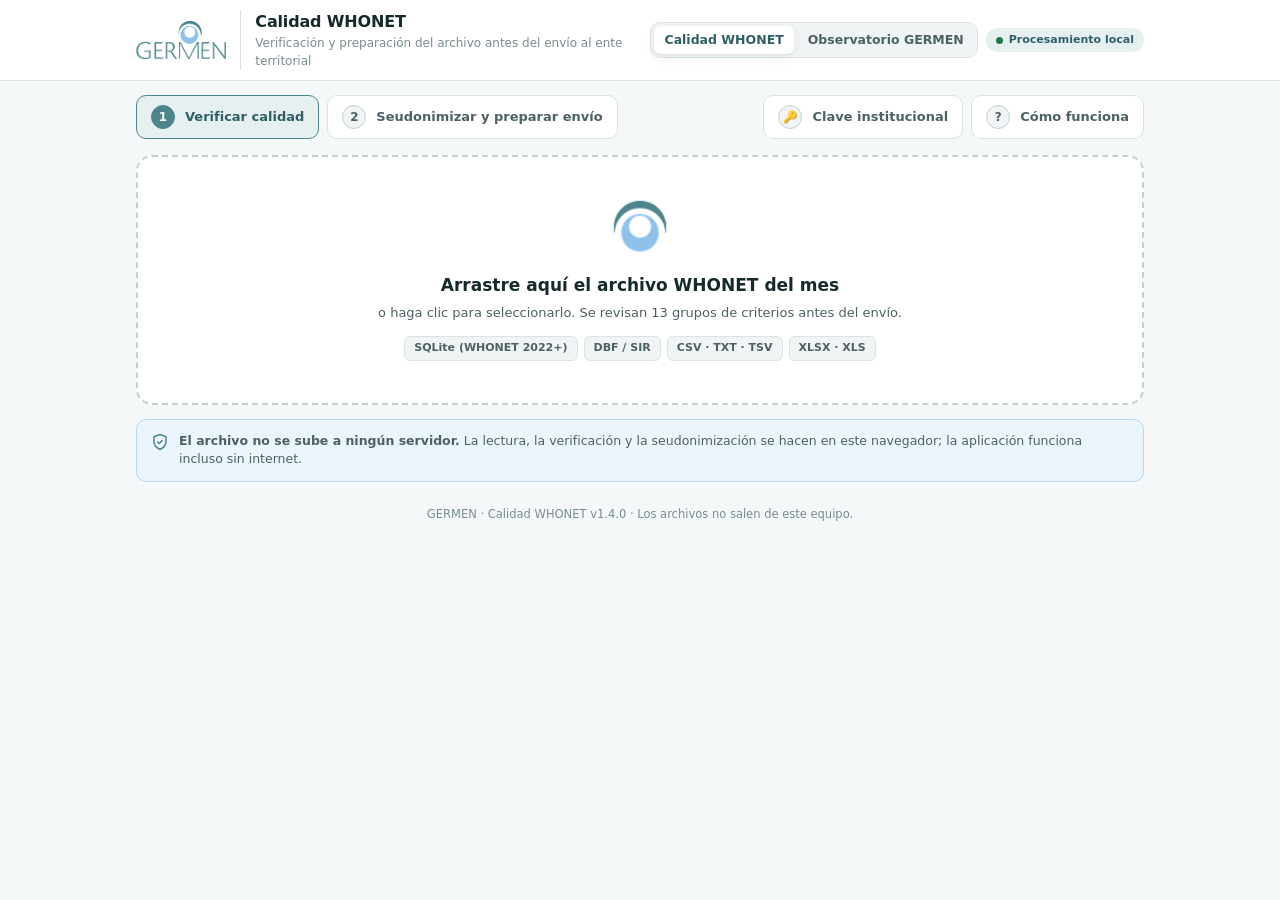
<file: index.html>
<!DOCTYPE html>
<html lang="es">
<head>
<meta charset="UTF-8">
<meta name="viewport" content="width=device-width, initial-scale=1, viewport-fit=cover">
<title>GERMEN · Calidad WHONET</title>
<meta name="description" content="Verificación de calidad y seudonimización de archivos WHONET antes del envío al ente territorial. Todo el procesamiento ocurre en el equipo del usuario.">
<meta name="theme-color" content="#4c858b">
<link rel="manifest" href="manifest.webmanifest">
<link rel="icon" type="image/png" href="icons/favicon-64.png">
<link rel="apple-touch-icon" href="icons/apple-touch-icon.png">
<meta name="apple-mobile-web-app-capable" content="yes">
<meta name="apple-mobile-web-app-title" content="GERMEN WHONET">
<link rel="stylesheet" href="css/app.css">
</head>
<body>
<header class="barra">
  <div class="barra-in">
    <img class="logo" src="icons/logo_germen.png" alt="GERMEN" width="91" height="38">
    <span class="marca-sep" aria-hidden="true"></span>
    <div class="titulo">
      <h1>Calidad WHONET</h1>
      <p>Verificación y preparación del archivo antes del envío al ente territorial</p>
    </div>
    <div class="barra-der">
      <nav class="suite" aria-label="Herramientas GERMEN">
        <a class="act" href="./" aria-current="page">Calidad WHONET</a>
        <a href="tablero/" title="Perfiles de sensibilidad, tendencias y carbapenemasas de la red; descarga de gráficos y tablas">Observatorio GERMEN</a>
      </nav>
      <span class="pildora" id="estadoRed" title="La aplicación funciona sin conexión"><span class="punto"></span><span id="estadoTxt">Procesamiento local</span></span>
      <button class="btn peq prim oculto" id="btnInstalar" type="button">Instalar app</button>
    </div>
  </div>
</header>
<nav class="pasos" id="pasos" aria-label="Pasos"></nav>
<main id="app" aria-live="polite"></main>
<input type="file" id="fi" accept=".dbf,.sir,.csv,.txt,.tsv,.xlsx,.xls,.sqlite,.db">
<input type="file" id="fiClave" accept=".json,application/json">
<script src="vendor/xlsx.full.min.js"></script>
<script src="vendor/sql-wasm.js"></script>
<script src="js/lectores.js"></script>
<script src="js/organismos.js"></script>
<script src="js/calidad.js"></script>
<script src="js/anonimizar.js"></script>
<script src="js/app.js"></script>
</body>
</html>
</file>
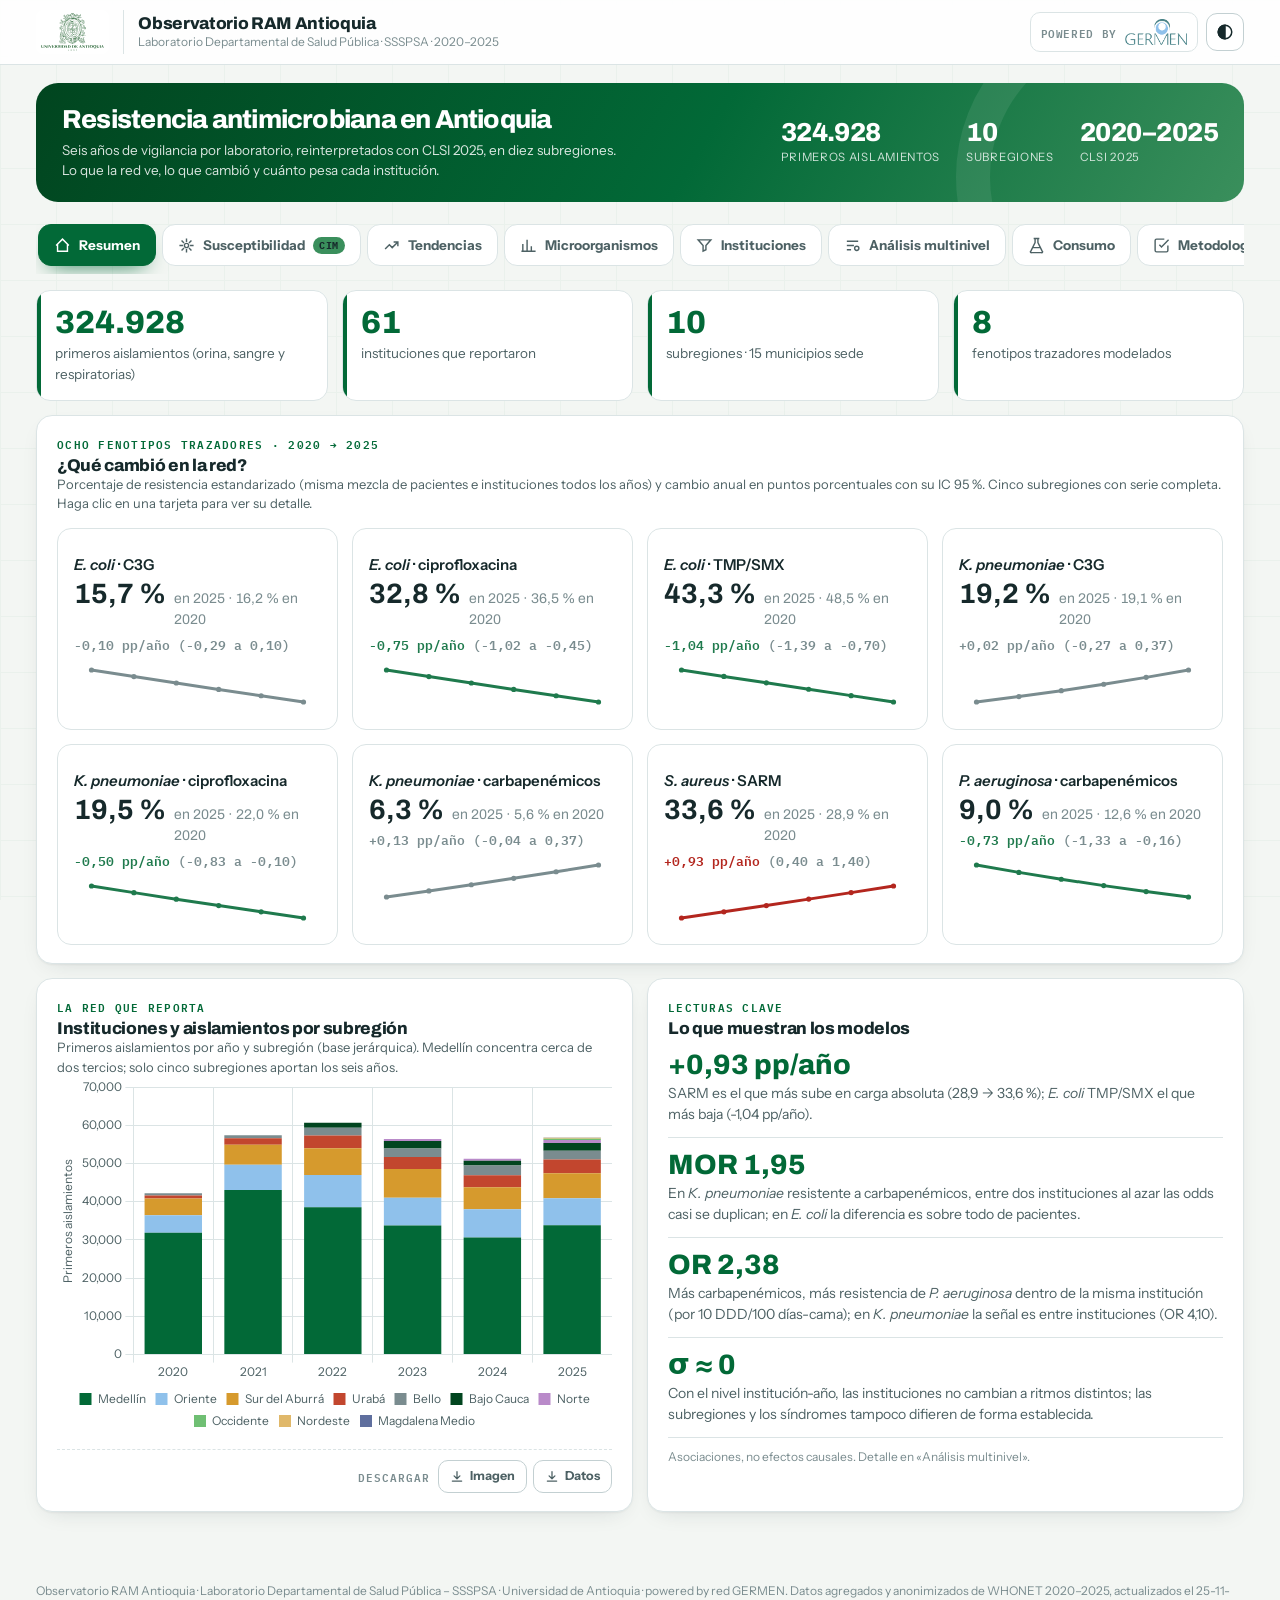
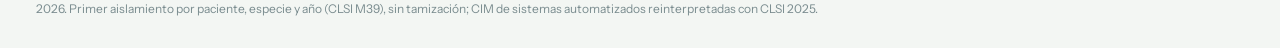
<file: antioquia/index.html>
<!DOCTYPE html>
<html lang="es">
<head>
<meta charset="UTF-8">
<meta name="viewport" content="width=device-width, initial-scale=1, viewport-fit=cover">
<title>Observatorio RAM Antioquia</title>
<meta name="description" content="Observatorio de resistencia antimicrobiana de Antioquia, 2020–2025: perfiles de sensibilidad por subregión, síndrome y ámbito, espectro de CIM, tendencias ajustadas, comparación anónima de instituciones, consumo de antibióticos y hallazgos del análisis multinivel. Laboratorio Departamental de Salud Pública – SSSPSA, Universidad de Antioquia, red GERMEN.">
<meta name="theme-color" content="#026937">
<link rel="icon" type="image/png" href="img/favicon-64.png">
<link rel="preconnect" href="https://fonts.googleapis.com">
<link rel="stylesheet" href="https://fonts.googleapis.com/css2?family=Archivo:wght@600;800&family=Instrument+Sans:ital,wght@0,400;0,500;0,600;0,700;1,400&family=IBM+Plex+Mono:wght@500;600&display=swap">
<style>

/* === PALETA (logo GERMEN: petroleo #4C858B y azul #8FC1EB) ==================== */
:root{--germen:#4c858b;--germen-osc:#2f5f64;--germen-cla:#e6f0f1;--azul:#8fc1eb;--azul-cla:#edf5fc;--fondo:#f3f7f7;--sup:#fff;--sup2:#eef3f4;
--borde:#dbe4e5;--borde2:#c3d0d2;--tx:#16292b;--tx2:#4d6164;--tx3:#7a8c8f;--ok:#1f7a4d;--wn:#8a5a00;--er:#b3261e;
--s-hi:#4c858b;--s-md:#d69a2d;--s-lo:#c2462e;--cS:#e1eeee;--cI:#f6ead0;--cR:#f5dcd4;--ink:#16292b;
--sombra:0 1px 2px rgba(22,41,43,.05),0 8px 24px -12px rgba(22,41,43,.18);--radio:16px;
--f-disp:'Archivo',system-ui,sans-serif;--f-body:'Instrument Sans',system-ui,-apple-system,'Segoe UI',sans-serif;--f-mono:'IBM Plex Mono',ui-monospace,Consolas,monospace;
--ease:cubic-bezier(.16,1,.3,1);color-scheme:light}
@media (prefers-color-scheme:dark){:root:not([data-theme="light"]){--germen:#6fb0b6;--germen-osc:#a6d6db;--germen-cla:#1d3436;--azul:#8fc1eb;--azul-cla:#1a2a38;
--fondo:#0f1718;--sup:#172224;--sup2:#1e2b2d;--borde:#2b3b3e;--borde2:#3a4d50;--tx:#e8f0f1;--tx2:#a9bbbe;--tx3:#7f9396;--ok:#6fd19c;--wn:#f2c46b;--er:#f19a93;
--s-hi:#6fb0b6;--s-md:#e7b452;--s-lo:#ec8a7a;--cS:#1f3a3c;--cI:#3d3420;--cR:#41282a;--ink:#e8f0f1;--sombra:0 1px 2px rgba(0,0,0,.3),0 8px 24px -12px rgba(0,0,0,.6);color-scheme:dark}}
:root[data-theme="dark"]{--germen:#6fb0b6;--germen-osc:#a6d6db;--germen-cla:#1d3436;--azul:#8fc1eb;--azul-cla:#1a2a38;--fondo:#0f1718;--sup:#172224;--sup2:#1e2b2d;
--borde:#2b3b3e;--borde2:#3a4d50;--tx:#e8f0f1;--tx2:#a9bbbe;--tx3:#7f9396;--ok:#6fd19c;--wn:#f2c46b;--er:#f19a93;--s-hi:#6fb0b6;--s-md:#e7b452;--s-lo:#ec8a7a;
--cS:#1f3a3c;--cI:#3d3420;--cR:#41282a;--ink:#e8f0f1;--sombra:0 1px 2px rgba(0,0,0,.3),0 8px 24px -12px rgba(0,0,0,.6);color-scheme:dark}
*{box-sizing:border-box;margin:0;padding:0}
body{font:14.5px/1.5 var(--f-body);color:var(--tx);background:var(--fondo);min-height:100vh}
body::before{content:'';position:fixed;inset:0;pointer-events:none;z-index:-1;background-image:linear-gradient(var(--germen) 1px,transparent 1px),linear-gradient(90deg,var(--germen) 1px,transparent 1px);background-size:56px 56px;opacity:.035}
button,input,select{font:inherit;color:inherit}button{cursor:pointer}
:focus-visible{outline:2px solid var(--germen);outline-offset:2px;border-radius:8px}
a{color:var(--germen-osc)}
/* === CABECERA ================================================================ */
.barra{background:color-mix(in srgb,var(--sup) 88%,transparent);backdrop-filter:blur(10px);border-bottom:1px solid var(--borde);position:sticky;top:0;z-index:20}
.barra-in{max-width:1240px;margin:0 auto;padding:10px 16px;display:flex;align-items:center;gap:14px}
.logo{height:40px;width:auto;display:block;background:#fff;border-radius:8px;padding:3px 5px}
.marca-sep{width:1px;align-self:stretch;background:var(--borde)}
.titulo h1{font:800 17px var(--f-disp);letter-spacing:-.02em}.titulo p{font-size:12px;color:var(--tx3)}
.barra-der{margin-left:auto;display:flex;align-items:center;gap:8px}
.suite{display:flex;gap:3px;padding:4px;border-radius:12px;background:var(--sup2);border:1px solid var(--borde)}
.suite a{padding:6px 12px;border-radius:9px;font-size:12.5px;font-weight:700;color:var(--tx2);text-decoration:none;white-space:nowrap;transition:all .2s}
.suite a:hover{color:var(--germen-osc)}
.suite a.act{background:var(--germen);color:#fff;box-shadow:0 6px 14px -8px var(--germen)}
.ico-btn{width:38px;height:38px;border-radius:11px;border:1px solid var(--borde2);background:var(--sup);display:grid;place-items:center;transition:all .2s}
.ico-btn:hover{border-color:var(--germen);color:var(--germen-osc);transform:rotate(-12deg)}
/* === HERO ===================================================================== */
.hero{max-width:1240px;margin:18px auto 0;padding:0 16px}
.hero-in{border-radius:22px;padding:22px 26px;background:linear-gradient(120deg,#2f5f64 0%,#4c858b 55%,#6c9fb8 100%);color:#fff;display:flex;gap:24px;align-items:center;flex-wrap:wrap;position:relative;overflow:hidden}
.hero-in::after{content:'';position:absolute;right:-60px;top:-80px;width:280px;height:280px;border-radius:50%;border:34px solid rgba(255,255,255,.08)}
.hero h2{font:800 26px/1.1 var(--f-disp);letter-spacing:-.03em}.hero p{opacity:.85;font-size:13.5px;max-width:560px;margin-top:6px}
.hero-k{display:flex;gap:26px;margin-left:auto;flex-wrap:wrap;position:relative;z-index:1}
.hero-k div b{display:block;font:800 26px var(--f-disp);letter-spacing:-.02em}.hero-k div span{font-size:11.5px;opacity:.8;text-transform:uppercase;letter-spacing:.06em}
main{max-width:1240px;margin:0 auto;padding:14px 16px 56px}
/* === PESTANAS ================================================================= */
.tabs{display:flex;gap:6px;margin:4px 0 16px;overflow-x:auto;scrollbar-width:none;padding:4px 2px 8px}
.tabs::-webkit-scrollbar{display:none}
.tab{display:inline-flex;align-items:center;gap:8px;padding:10px 15px;border:1px solid var(--borde);background:var(--sup);color:var(--tx2);font-weight:700;font-size:13.5px;border-radius:13px;white-space:nowrap;transition:all .25s var(--ease)}
.tab svg{width:17px;height:17px;flex:none}
.tab:hover{border-color:var(--germen);color:var(--germen-osc);transform:translateY(-1px)}
.tab.act{background:var(--germen);border-color:var(--germen);color:#fff;box-shadow:0 10px 22px -12px var(--germen)}
.tab .nuevo{font:700 9.5px var(--f-mono);letter-spacing:.06em;text-transform:uppercase;padding:2px 6px;border-radius:999px;background:var(--azul);color:#16292b}
.pan{display:none}.pan.act{display:block;animation:entra .45s var(--ease)}
@keyframes entra{from{opacity:0;transform:translateY(8px)}to{opacity:1;transform:none}}
/* === FILTROS ================================================================== */
.frow{display:flex;align-items:flex-end;gap:14px;flex-wrap:wrap;padding:14px 16px;background:var(--sup);border:1px solid var(--borde);border-radius:var(--radio);margin-bottom:14px;box-shadow:var(--sombra)}
.f{display:flex;flex-direction:column;gap:5px}
.f>label{font:600 10.5px var(--f-mono);color:var(--tx3);text-transform:uppercase;letter-spacing:.09em}
.sel{appearance:none;font-size:13.5px;font-weight:600;padding:8px 34px 8px 12px;border:1px solid var(--borde2);border-radius:11px;background:var(--sup) url("data:image/svg+xml,%3Csvg xmlns='http://www.w3.org/2000/svg' width='12' height='12' viewBox='0 0 24 24' fill='none' stroke='%234c858b' stroke-width='3'%3E%3Cpath d='m6 9 6 6 6-6'/%3E%3C/svg%3E") no-repeat right 11px center;max-width:100%;transition:border-color .2s}
.sel:hover{border-color:var(--germen)}
.seg{display:inline-flex;padding:3px;border-radius:12px;background:var(--sup2);border:1px solid var(--borde);gap:2px;flex-wrap:wrap}
.seg button{border:0;background:none;padding:6px 11px;border-radius:9px;font-size:12.5px;font-weight:700;color:var(--tx2);transition:all .2s var(--ease)}
.seg button:hover{color:var(--germen-osc)}
.seg button.on{background:var(--sup);color:var(--germen-osc);box-shadow:0 1px 2px rgba(0,0,0,.08),0 4px 10px -6px rgba(47,95,100,.5)}
/* === TARJETAS ================================================================ */
.tarjeta{background:var(--sup);border:1px solid var(--borde);border-radius:var(--radio);padding:18px 20px;box-shadow:var(--sombra);margin-bottom:14px;min-width:0;transition:box-shadow .3s}
.tarjeta:hover{box-shadow:0 1px 2px rgba(22,41,43,.05),0 14px 34px -16px rgba(22,41,43,.28)}
.tarjeta h2{font:800 17px var(--f-disp);letter-spacing:-.02em}.tarjeta h3{font-size:14px;font-weight:700;margin:12px 0 6px}
.thead{display:flex;justify-content:space-between;align-items:flex-start;gap:10px;flex-wrap:wrap}
.kick{font:600 10.5px var(--f-mono);color:var(--germen);text-transform:uppercase;letter-spacing:.12em;margin-bottom:3px}
.sub{color:var(--tx2);font-size:13px}.nota{font-size:12px;color:var(--tx3);margin-top:10px;line-height:1.55}
.g2{display:grid;grid-template-columns:minmax(0,1fr) minmax(0,1fr);gap:14px}.g37{display:grid;grid-template-columns:minmax(0,.95fr) minmax(0,1.05fr);gap:14px}
.g3{display:grid;grid-template-columns:repeat(3,minmax(0,1fr));gap:14px}
.g2>*,.g37>*,.g3>*{min-width:0}
@media (max-width:900px){.g2,.g37,.g3{grid-template-columns:minmax(0,1fr)}}
.stats{display:grid;grid-template-columns:repeat(4,minmax(0,1fr));gap:12px;margin-bottom:14px}
@media (max-width:640px){.stats{grid-template-columns:repeat(2,minmax(0,1fr))}.titulo p,.marca-sep{display:none}.suite a{padding:6px 8px}.barra-in{flex-wrap:wrap}.hero-k{margin-left:0}}
.stat{background:var(--sup);border:1px solid var(--borde);border-radius:14px;padding:14px;position:relative;overflow:hidden}
.stat::before{content:'';position:absolute;left:0;top:0;bottom:0;width:4px;background:var(--germen)}
.stat-n{font:800 28px/1.05 var(--f-disp);letter-spacing:-.03em;font-variant-numeric:tabular-nums;color:var(--germen-osc)}.stat-l{font-size:12px;color:var(--tx2);margin-top:5px}
/* === TABLAS =================================================================== */
.tw{overflow-x:auto;border:1px solid var(--borde);border-radius:12px}
table{border-collapse:collapse;width:100%;font-size:13px}
th{font:600 10.5px var(--f-mono);text-transform:uppercase;letter-spacing:.07em;color:var(--tx3);padding:9px 10px;border-bottom:1px solid var(--borde);background:var(--sup2);text-align:right;white-space:nowrap}
td{padding:7px 10px;text-align:right;border-bottom:1px solid var(--borde);font-variant-numeric:tabular-nums}
th:first-child,td:first-child{text-align:left}tr:last-child td{border-bottom:none}
tbody tr{transition:background .15s}tbody tr:hover{background:var(--sup2)}
tr.sel-row{background:var(--germen-cla)!important}
td i{color:var(--tx2)}.mu{color:var(--tx3)}
.barra-s{position:relative;height:12px;border-radius:7px;background:var(--sup2);min-width:100px}
.barra-s span{position:absolute;left:0;top:0;bottom:0;border-radius:7px;transition:width .8s var(--ease)}
.barra-s em{position:absolute;top:-3px;bottom:-3px;width:2px;background:var(--tx2);opacity:.6}
.chip{display:inline-block;padding:2px 9px;border-radius:999px;font-size:11.5px;font-weight:700}
.c-hi{background:color-mix(in srgb,var(--s-hi) 18%,transparent);color:var(--s-hi)}.c-md{background:color-mix(in srgb,var(--s-md) 20%,transparent);color:var(--wn)}.c-lo{background:color-mix(in srgb,var(--s-lo) 18%,transparent);color:var(--er)}
.leg{display:flex;gap:14px;flex-wrap:wrap;font-size:12px;color:var(--tx2);margin-top:10px}.leg i{display:inline-block;width:12px;height:12px;border-radius:3px;margin-right:6px;vertical-align:-1px}
canvas{max-width:100%}
.aviso{border-radius:14px;padding:12px 16px;font-size:13px;background:var(--azul-cla);border:1px solid color-mix(in srgb,var(--azul) 55%,transparent);color:var(--tx2);margin-bottom:14px}
.vacio{padding:36px;text-align:center;color:var(--tx3)}
footer{max-width:1240px;margin:0 auto;padding:0 16px 30px;font-size:12px;color:var(--tx3)}
/* === GRAFICOS SVG PROPIOS (rosa, espectro, franjas) ============================ */
.viz svg{width:100%;height:auto;display:block}
.rosa-ab{font:700 11.5px var(--f-mono);fill:var(--tx)}.rosa-p{font:800 14px var(--f-disp)}.rosa-c{font:600 13px var(--f-body);fill:var(--tx2);font-style:italic}
.ax{font:500 11px var(--f-mono);fill:var(--tx3)}.bl{font:600 12.5px var(--f-body);fill:var(--tx)}.cel{font:600 9.5px var(--f-mono);fill:var(--tx)}
.petal{transform:scale(0);animation:crece .9s var(--ease) forwards;animation-delay:var(--d)}
@keyframes crece{to{transform:scale(1)}}
.col{transform:scaleY(0);transform-box:fill-box;transform-origin:bottom;animation:sube .7s var(--ease) forwards;animation-delay:var(--d)}
@keyframes sube{to{transform:none}}
.petal:hover,.col:hover{filter:brightness(1.12)}
.vista{display:flex;gap:8px;align-items:center}
.strip-row{display:grid;grid-template-columns:minmax(150px,230px) 1fr 70px;gap:10px;align-items:center;padding:6px 0;border-bottom:1px dashed var(--borde)}
.strip-row:last-child{border-bottom:0}
.strip-row .lab{font-size:12.5px;font-weight:600}
.strip-row .val{font:700 13px var(--f-mono);text-align:right}
.yo-badge{display:inline-flex;align-items:center;gap:8px;font:800 30px var(--f-disp);color:var(--germen-osc)}
.yo-badge span{display:grid;place-items:center;width:48px;height:48px;border-radius:14px;background:var(--germen);color:#fff;font-size:26px}
/* === DESCARGAS (descargas.js) ================================================ */
.dl-bar{display:flex;align-items:center;justify-content:flex-end;gap:6px;margin-top:12px;padding-top:10px;border-top:1px dashed var(--borde);flex-wrap:wrap}
.dl-lab{font:600 10.5px var(--f-mono);color:var(--tx3);text-transform:uppercase;letter-spacing:.1em;margin-right:2px}
.dl-msg{font-size:12px;color:var(--er);margin-right:auto}
.dl-bar button{display:inline-flex;align-items:center;gap:6px;border:1px solid var(--borde2);background:var(--sup);color:var(--tx2);font-size:12.5px;font-weight:700;padding:6px 11px;border-radius:10px;transition:all .2s var(--ease)}
.dl-bar button:hover{border-color:var(--germen);color:var(--germen-osc);background:var(--germen-cla);transform:translateY(-1px)}
.dl-bar button:disabled{opacity:.6;cursor:progress;transform:none}
.dl-ctx{font:600 11px var(--f-mono);color:var(--tx3);letter-spacing:.04em;margin-bottom:8px;padding-bottom:6px;border-bottom:1px solid var(--borde)}
.dl-pie{display:flex;align-items:center;gap:10px;margin-top:14px;padding-top:10px;border-top:1px solid var(--borde);font-size:11px;color:var(--tx3);line-height:1.4}
.dl-pie img{height:26px;width:auto;background:#fff;border-radius:5px;padding:2px 4px}
.tarjeta.dl-captura{transition:none}.tarjeta.dl-captura .petal,.tarjeta.dl-captura .col{animation:none;transform:none}
@media (prefers-reduced-motion:reduce){.petal,.col{animation:none;transform:none}.pan.act{animation:none}}

/* === OBSERVATORIO RAM ANTIOQUIA: añadidos al diseño GERMEN ============================ */
:root{--udea:#07612c;--udea-cla:#e3f2e8}
.logo-udea{height:44px;width:auto}
:root[data-theme="dark"] .logo-udea{filter:brightness(0) invert(1)}
@media (prefers-color-scheme:dark){:root:not([data-theme="light"]) .logo-udea{filter:brightness(0) invert(1)}}
.powered{display:flex;align-items:center;gap:8px;text-decoration:none;color:var(--tx3);font:600 11px var(--f-mono);letter-spacing:.06em;text-transform:uppercase;padding:6px 10px;border:1px solid var(--borde);border-radius:10px;background:var(--sup)}
.powered:hover{border-color:var(--germen)}
.traz{display:grid;grid-template-columns:repeat(4,1fr);gap:14px;margin-top:14px}
@media (max-width:900px){.traz{grid-template-columns:repeat(2,1fr)}}
.tz{border:1px solid var(--borde);border-radius:14px;padding:14px 16px;background:var(--sup);cursor:pointer;transition:transform .25s var(--ease),border-color .25s}
.tz:hover{transform:translateY(-3px);border-color:var(--germen)}
.tz h3{font:600 15px var(--f-body);margin-bottom:6px}.tz h3 i{font-weight:600}
.tz .pv{display:flex;align-items:baseline;gap:8px;font-family:var(--f-disp)}.tz .pv b{font-size:30px;line-height:1}.tz .pv span{font-size:14px;color:var(--tx3)}
.tz .pp{font:600 13px var(--f-mono);margin-top:4px}.tz svg{width:100%;height:46px;margin-top:6px}
.up{color:var(--er)}.dn{color:var(--ok)}.nz{color:var(--tx3)}
.clave{padding:12px 0;border-bottom:1px solid var(--borde)}.clave:last-child{border:0}
.clave b.n{font:800 28px var(--f-disp);color:var(--germen);display:block;line-height:1.1}
.clave p{color:var(--tx2);font-size:14px;margin-top:2px}
.subtabs{margin:4px 0 16px;flex-wrap:wrap}
.met-tbl td,.met-tbl th{white-space:nowrap}
.forest{width:100%;height:auto}
.forest text{font:12px var(--f-body);fill:var(--tx2)}.forest .ax{font:11px var(--f-mono);fill:var(--tx3)}
.paso{display:grid;grid-template-columns:120px 1fr;gap:12px;align-items:center;margin:6px 0}
.paso .b{height:28px;border-radius:6px;background:linear-gradient(90deg,var(--germen),var(--azul));color:#fff;font:600 12px var(--f-mono);display:flex;align-items:center;justify-content:flex-end;padding-right:8px}
.paso .v{font:800 18px var(--f-disp);text-align:right}
.def dt{font:600 12px var(--f-mono);color:var(--germen);text-transform:uppercase;letter-spacing:.06em;margin-top:10px}.def dd{color:var(--tx2);font-size:14px}
#rStats{display:grid;grid-template-columns:repeat(4,1fr);gap:14px}
@media (max-width:900px){#rStats{grid-template-columns:repeat(2,1fr)}}
#rStats .stat{display:flex;flex-direction:column;gap:4px;padding:16px 18px}
#rStats .stat b{font:800 32px/1 var(--f-disp);color:var(--germen)}
#rStats .stat span{font-size:13.5px;color:var(--tx2)}
.tz .pv b{font-size:28px;white-space:nowrap}
#pan-c .g37 .tw{max-height:470px;overflow:auto}
.forest text{font-size:14px}.forest .ax{font-size:12.5px}
#qCal td,#qCal th{text-align:left!important}
/* verde institucional UdeA, más oscuro */
:root{--germen:#026937;--germen-osc:#01451f;--germen-cla:#e1efe5;--azul:#3a8f5c;--fondo:#f3f6f3;--sup2:#edf2ee}
@media (prefers-color-scheme:dark){:root:not([data-theme="light"]){--germen:#3fae6a;--germen-osc:#8fd6a8;--germen-cla:#15301f;--azul:#2b7a4b;--fondo:#0e1610;--sup:#152018;--sup2:#1b2a1f}}
:root[data-theme="dark"]{--germen:#3fae6a;--germen-osc:#8fd6a8;--germen-cla:#15301f;--azul:#2b7a4b;--fondo:#0e1610;--sup:#152018;--sup2:#1b2a1f}
.xstats{display:grid;grid-template-columns:repeat(4,1fr);gap:14px;margin:14px 0 18px}
@media (max-width:900px){.xstats{grid-template-columns:repeat(2,1fr)}}
.xstats .stat{display:flex;flex-direction:column;gap:4px;padding:14px 16px;border:1px solid var(--borde);border-radius:12px;background:var(--sup2)}
.xstats .stat b{font:800 26px/1 var(--f-disp);color:var(--germen-osc)}.xstats .stat span{font-size:13px;color:var(--tx2)}
.xh{font:600 15px var(--f-body);margin:6px 0 2px}
.hero-in{background:linear-gradient(120deg,#01451f 0%,#026937 55%,#3a8f5c 100%)!important}
:root{--s-hi:#026937}

</style>
</head>
<body>
<header class="barra">
  <div class="barra-in">
    <img class="logo logo-udea" src="img/udea.svg" alt="Universidad de Antioquia" height="44">
    <span class="marca-sep" aria-hidden="true"></span>
    <div class="titulo"><h1>Observatorio RAM Antioquia</h1><p id="hdrSub">Laboratorio Departamental de Salud Pública · SSSPSA · 2020–2025</p></div>
    <div class="barra-der">
      <a class="powered" href="https://julianepiudea.github.io/Calidad-Whonet/tablero/" title="Observatorio GERMEN" target="_blank" rel="noopener"><span>powered by</span><img src="img/logo_germen.png" alt="red GERMEN" height="26"></a>
      <button class="ico-btn" id="btnTema" type="button" title="Cambiar tema claro/oscuro" aria-label="Cambiar tema"><svg width="18" height="18" viewBox="0 0 24 24" fill="none" stroke="currentColor" stroke-width="2"><circle cx="12" cy="12" r="9"/><path d="M12 3a9 9 0 0 0 0 18z" fill="currentColor"/></svg></button>
    </div>
  </div>
</header>
<section class="hero"><div class="hero-in">
  <div><h2>Resistencia antimicrobiana en Antioquia</h2><p>Seis años de vigilancia por laboratorio, reinterpretados con CLSI 2025, en diez subregiones. Lo que la red ve, lo que cambió y cuánto pesa cada institución.</p></div>
  <div class="hero-k" id="heroK"></div>
</div></section>
<main>
  <div class="tabs" role="tablist">
    <button class="tab act" data-p="r"><svg viewBox="0 0 24 24" fill="none" stroke="currentColor" stroke-width="2"><path d="M3 12 12 3l9 9M5 10v10h14V10"/></svg>Resumen</button>
    <button class="tab" data-p="s"><svg viewBox="0 0 24 24" fill="none" stroke="currentColor" stroke-width="2"><circle cx="12" cy="12" r="3"/><path d="M12 2v5M12 17v5M2 12h5M17 12h5M5 5l3.5 3.5M15.5 15.5 19 19M5 19l3.5-3.5M15.5 8.5 19 5"/></svg>Susceptibilidad<span class="nuevo">CIM</span></button>
    <button class="tab" data-p="t"><svg viewBox="0 0 24 24" fill="none" stroke="currentColor" stroke-width="2"><path d="m3 17 6-6 4 4 8-8M15 7h6v6"/></svg>Tendencias</button>
    <button class="tab" data-p="m"><svg viewBox="0 0 24 24" fill="none" stroke="currentColor" stroke-width="2"><path d="M4 20V10M10 20V4M16 20v-7M22 20H2"/></svg>Microorganismos</button>
    <button class="tab" data-p="c"><svg viewBox="0 0 24 24" fill="none" stroke="currentColor" stroke-width="2"><path d="M3 4h18l-7 8v6l-4 2v-8z"/></svg>Instituciones</button>
    <button class="tab" data-p="a"><svg viewBox="0 0 24 24" fill="none" stroke="currentColor" stroke-width="2"><path d="M4 6h16M4 12h10M4 18h6"/><circle cx="18" cy="16" r="3"/></svg>Análisis multinivel</button>
    <button class="tab" data-p="x"><svg viewBox="0 0 24 24" fill="none" stroke="currentColor" stroke-width="2"><path d="M10 2v6L4 20a1 1 0 0 0 1 2h14a1 1 0 0 0 1-2L14 8V2M8 2h8M7 15h10"/></svg>Consumo</button>
    <button class="tab" data-p="q"><svg viewBox="0 0 24 24" fill="none" stroke="currentColor" stroke-width="2"><path d="M9 11l3 3L22 4M21 12v7a2 2 0 0 1-2 2H5a2 2 0 0 1-2-2V5a2 2 0 0 1 2-2h11"/></svg>Metodología y calidad</button>
  </div>

  <!-- RESUMEN -->
  <section id="pan-r" class="pan act">
    <div class="stats" id="rStats"></div>
    <div class="tarjeta"><div class="kick">Ocho fenotipos trazadores · 2020 → 2025</div><h2>¿Qué cambió en la red?</h2>
      <p class="sub">Porcentaje de resistencia estandarizado (misma mezcla de pacientes e instituciones todos los años) y cambio anual en puntos porcentuales con su IC 95 %. Cinco subregiones con serie completa. Haga clic en una tarjeta para ver su detalle.</p>
      <div class="traz" id="rTraz"></div></div>
    <div class="g2">
      <div class="tarjeta"><div class="kick">La red que reporta</div><h2>Instituciones y aislamientos por subregión</h2><p class="sub" id="rRedSub"></p><div style="position:relative;height:360px"><canvas id="rRed"></canvas></div></div>
      <div class="tarjeta"><div class="kick">Lecturas clave</div><h2>Lo que muestran los modelos</h2><div id="rClaves"></div></div>
    </div>
  </section>

  <!-- SUSCEPTIBILIDAD -->
  <section id="pan-s" class="pan">
    <div class="frow">
      <div class="f"><label>Microorganismo</label><select class="sel" id="sOrg"></select></div>
      <div class="f"><label>Subregión</label><select class="sel" id="sSub2"></select></div>
      <div class="f"><label>Año</label><select class="sel" id="sAnio"></select></div>
      <div class="f"><label>Muestra</label><div class="seg" id="sSin" data-v="*"><button data-v="*" class="on">Todas</button><button data-v="ITU">Orina</button><button data-v="ITS">Sangre</button><button data-v="IRB">Respiratoria</button></div></div>
      <div class="f"><label>Ámbito</label><div class="seg" id="sAmb" data-v="Todos"><button data-v="Todos" class="on">Todos</button><button data-v="Comunitario">Comunitario</button><button data-v="Hospitalización">Hospitalización</button><button data-v="UCI">UCI</button></div></div>
    </div>
    <div class="g37">
      <div class="tarjeta"><div class="thead"><div><div class="kick">Perfil de sensibilidad</div><h2 id="sTit"></h2><p class="sub" id="sSub"></p></div>
        <div class="seg" id="sVista" data-v="rosa"><button data-v="rosa" class="on">Perfil</button><button data-v="cim">Espectro de CIM</button></div></div>
        <div class="viz" id="sViz" style="margin-top:8px"></div><div id="sLeg"></div><p class="nota" id="sNota"></p></div>
      <div class="tarjeta"><div class="kick">Antibiograma acumulado</div><h2>% sensible e intervalo de confianza</h2><p class="sub">Haga clic en un antibiótico para ver su distribución de CIM año a año.</p>
        <div class="tw" style="margin-top:10px"><table><thead><tr><th>Antibiótico</th><th>%S</th><th>IC 95 %</th><th></th><th>n</th></tr></thead><tbody id="sTb"></tbody></table></div>
        <p class="nota">IC 95 % de Wilson. Intermedio y SDD cuentan como no sensibles. CLSI 2025 aplicado a todos los años. Primer aislamiento por paciente, especie, año y tipo de muestra (CLSI M39); sin tamización. Solo combinaciones con n ≥ 30.</p></div>
    </div>
    <div class="tarjeta" id="sDeriva"></div>
  </section>

  <!-- TENDENCIAS -->
  <section id="pan-t" class="pan">
    <div class="tarjeta"><div class="kick">Modelo multinivel · cinco subregiones con serie completa</div><h2>Tendencia ajustada de los fenotipos trazadores</h2>
      <p class="sub">Puntos: % por año (año categórico, con institución e institución-año). Línea: g-computación para la red observada a composición constante. Gris: % crudo. Elija un fenotipo.</p>
      <div class="frow" style="margin:6px 0 0"><div class="f"><label>Fenotipo</label><select class="sel" id="tFen"></select></div></div>
      <div class="g37" style="margin-top:6px"><div style="position:relative;height:380px"><canvas id="tAj"></canvas></div><div id="tAjTx"></div></div></div>
    <div class="frow"><div class="f"><label>Microorganismo</label><select class="sel" id="tOrg"></select></div>
      <div class="f"><label>Subregión</label><select class="sel" id="tSubr"></select></div>
      <div class="f"><label>Muestra</label><div class="seg" id="tSin" data-v="*"><button data-v="*" class="on">Todas</button><button data-v="ITU">Orina</button><button data-v="ITS">Sangre</button><button data-v="IRB">Respiratoria</button></div></div>
      <div class="f"><label>Antibióticos</label><div style="display:flex;gap:6px;flex-wrap:wrap"><select class="sel" id="tA1"></select><select class="sel" id="tA2"></select><select class="sel" id="tA3"></select></div></div></div>
    <div class="tarjeta"><div class="kick">Descriptivo · 2020–2025</div><h2>Resistencia año a año</h2><p class="sub" id="tSub"></p><div style="position:relative;height:360px"><canvas id="tCh"></canvas></div>
      <p class="nota">Bandas: IC 95 % de Wilson. Porcentajes crudos: la red cambió de composición (de 33 a 61 instituciones); la lectura ajustada está arriba. Años con n &lt; 30 no se muestran.</p></div>
  </section>

  <!-- MICROORGANISMOS -->
  <section id="pan-m" class="pan">
    <div class="frow"><div class="f"><label>Año</label><select class="sel" id="mAnio"></select></div>
      <div class="f"><label>Muestra</label><div class="seg" id="mSin" data-v="*"><button data-v="*" class="on">Todas</button><button data-v="ITU">Orina</button><button data-v="ITS">Sangre</button><button data-v="IRB">Respiratoria</button></div></div>
      <div class="f"><label>Ámbito</label><div class="seg" id="mAmb" data-v="*"><button data-v="*" class="on">Todos</button><button data-v="Comunitario">Comunitario</button><button data-v="Hospitalización">Hospitalización</button><button data-v="UCI">UCI</button></div></div></div>
    <div class="g2"><div class="tarjeta"><div class="kick">Microorganismos</div><h2 id="mTit"></h2><p class="sub" id="mSub"></p><div style="position:relative;height:460px"><canvas id="mCh"></canvas></div>
      <div class="leg"><span><i style="background:#c2462e"></i>Gram negativo</span><span><i style="background:#026937"></i>Gram positivo</span></div></div>
      <div class="tarjeta"><div class="kick">Tabla</div><h2>Los más frecuentes</h2><div class="tw" style="margin-top:10px"><table><thead><tr><th>Microorganismo</th><th>n</th><th>%</th></tr></thead><tbody id="mTb"></tbody></table></div></div></div>
  </section>

  <!-- INSTITUCIONES -->
  <section id="pan-c" class="pan">
    <div class="frow"><div class="f"><label>Fenotipo</label><select class="sel" id="cInd"></select></div>
      <div class="f"><label>Periodo</label><div class="seg" id="cPer" data-v="2023"><button data-v="2023" class="on">2023–2025</button><button data-v="2020">2020–2022</button></div></div>
      <div class="f"><label>Resaltar</label><select class="sel" id="cYo"><option value="">— ninguna —</option></select></div></div>
    <div class="g37"><div class="tarjeta"><div class="kick" id="cKick"></div><h2>Gráfico de embudo</h2><p class="sub" id="cSub"></p><div style="position:relative;height:440px"><canvas id="cCh"></canvas></div>
      <p class="nota">Cada punto es una institución anónima. Curvas: límites binomiales del 95 % (punteado) y 99,8 % (continuo) alrededor del valor de la red. Un punto fuera del 99,8 % es una señal para revisar, no un ranking: no ajusta por la mezcla de pacientes, que sí ajusta el modelo multinivel.</p></div>
      <div class="tarjeta"><div class="kick">Tabla</div><h2>Instituciones</h2><div class="tw" style="margin-top:10px"><table><thead><tr><th>Institución</th><th>n</th><th>%R</th><th>Señal</th></tr></thead><tbody id="cTb"></tbody></table></div></div></div>
    <div class="tarjeta"><div class="kick">Trayectorias institucionales · dos etapas</div><h2>¿Las instituciones cambian al mismo ritmo?</h2>
      <p class="sub" id="cTraySub"></p><div class="viz" id="cTray"></div>
      <p class="nota">Cada fila es una institución anónima con ≥ 100 aislamientos y ≥ 4 años: cambio anual propio de las odds (regresión de Firth con la mezcla de casos fijada) con su IC 95 %, y ◆ su estimación encogida del modelo con pendiente aleatoria (BLUP). La franja es la tendencia de la red.</p></div>
  </section>

  <!-- ANALISIS MULTINIVEL -->
  <section id="pan-a" class="pan">
    <div class="aviso"><b>Hallazgos del análisis multinivel</b>. Modelos logísticos de efectos mixtos con institución e institución-año; asociaciones, no efectos causales. Corrida de noviembre de 2026; se actualiza con el flujo reproducible.</div>
    <div class="subtabs seg" id="aVista" data-v="het"><button data-v="het" class="on">¿Cuánto pesa la institución?</button><button data-v="cons">Presión antibiótica</button><button data-v="sub">Subregiones</button><button data-v="sin">Síndromes</button><button data-v="int">Interacciones</button><button data-v="rob">Robustez</button></div>
    <div id="aBox"></div>
  </section>

  <!-- CONSUMO -->
  <section id="pan-x" class="pan">
    <div class="aviso">Consumo institucional de antibióticos de amplio espectro (ficha del evento 354, instituciones con UCI u hospitalización de adultos), en <b>DDD por 100 días-cama ocupados</b>, recalculado desde los gramos con una DDD fija. Cada institución es una letra.</div>
    <div class="g2"><div class="tarjeta"><div class="kick">2020–2025</div><h2>Consumo por institución y año</h2><p class="sub">Cada línea es una institución anónima; la línea gruesa es la mediana de la red.</p><div style="position:relative;height:380px"><canvas id="xCh"></canvas></div></div>
      <div class="tarjeta"><div class="kick">Cómo se lee</div><h2>Within y between</h2><div id="xTx"></div></div></div>
    <div class="tarjeta"><div class="kick">Mi institución frente a la red</div><h2>Compare su consumo</h2>
      <div class="frow"><div class="f"><label>Institución</label><select class="sel" id="xYo"></select></div></div>
      <div id="xStats" class="xstats"></div>
      <div class="g2"><div><h3 class="xh">Trayectoria frente a la red</h3><p class="sub">Su consumo por año, la mediana de la red y la franja entre los percentiles 25 y 75.</p><div style="position:relative;height:320px"><canvas id="xYoCh"></canvas></div></div>
        <div><h3 class="xh">Between: su nivel medio en la red</h3><p class="sub">Promedio 2020–2025 de cada institución, ordenado; la suya resaltada.</p><div style="position:relative;height:320px"><canvas id="xBeCh"></canvas></div></div></div>
      <div><h3 class="xh">Within: cada año frente a su propio promedio</h3><p class="sub">Diferencia entre el consumo del año y el promedio de la institución (DDD/100 días-cama). Barras sobre cero: años con más consumo que su nivel habitual.</p><div style="position:relative;height:240px"><canvas id="xWiCh"></canvas></div></div>
      <p class="nota" id="xYoNota"></p></div>
  </section>

  <!-- METODOLOGIA -->
  <section id="pan-q" class="pan">
    <div class="g2"><div class="tarjeta" id="qFlujo"></div><div class="tarjeta" id="qDef"></div></div>
    <div class="g2"><div class="tarjeta" id="qLim"></div><div class="tarjeta" id="qCita"></div></div>
  </section>
</main>
<footer id="pie"></footer>
<script src="vendor/chart.umd.js"></script>
<script src="datos_obs.js"></script>
<script src="obs.js"></script>
<script src="vendor/html-to-image.js"></script>
<script src="descargas.js"></script>
</body>
</html>
</file>
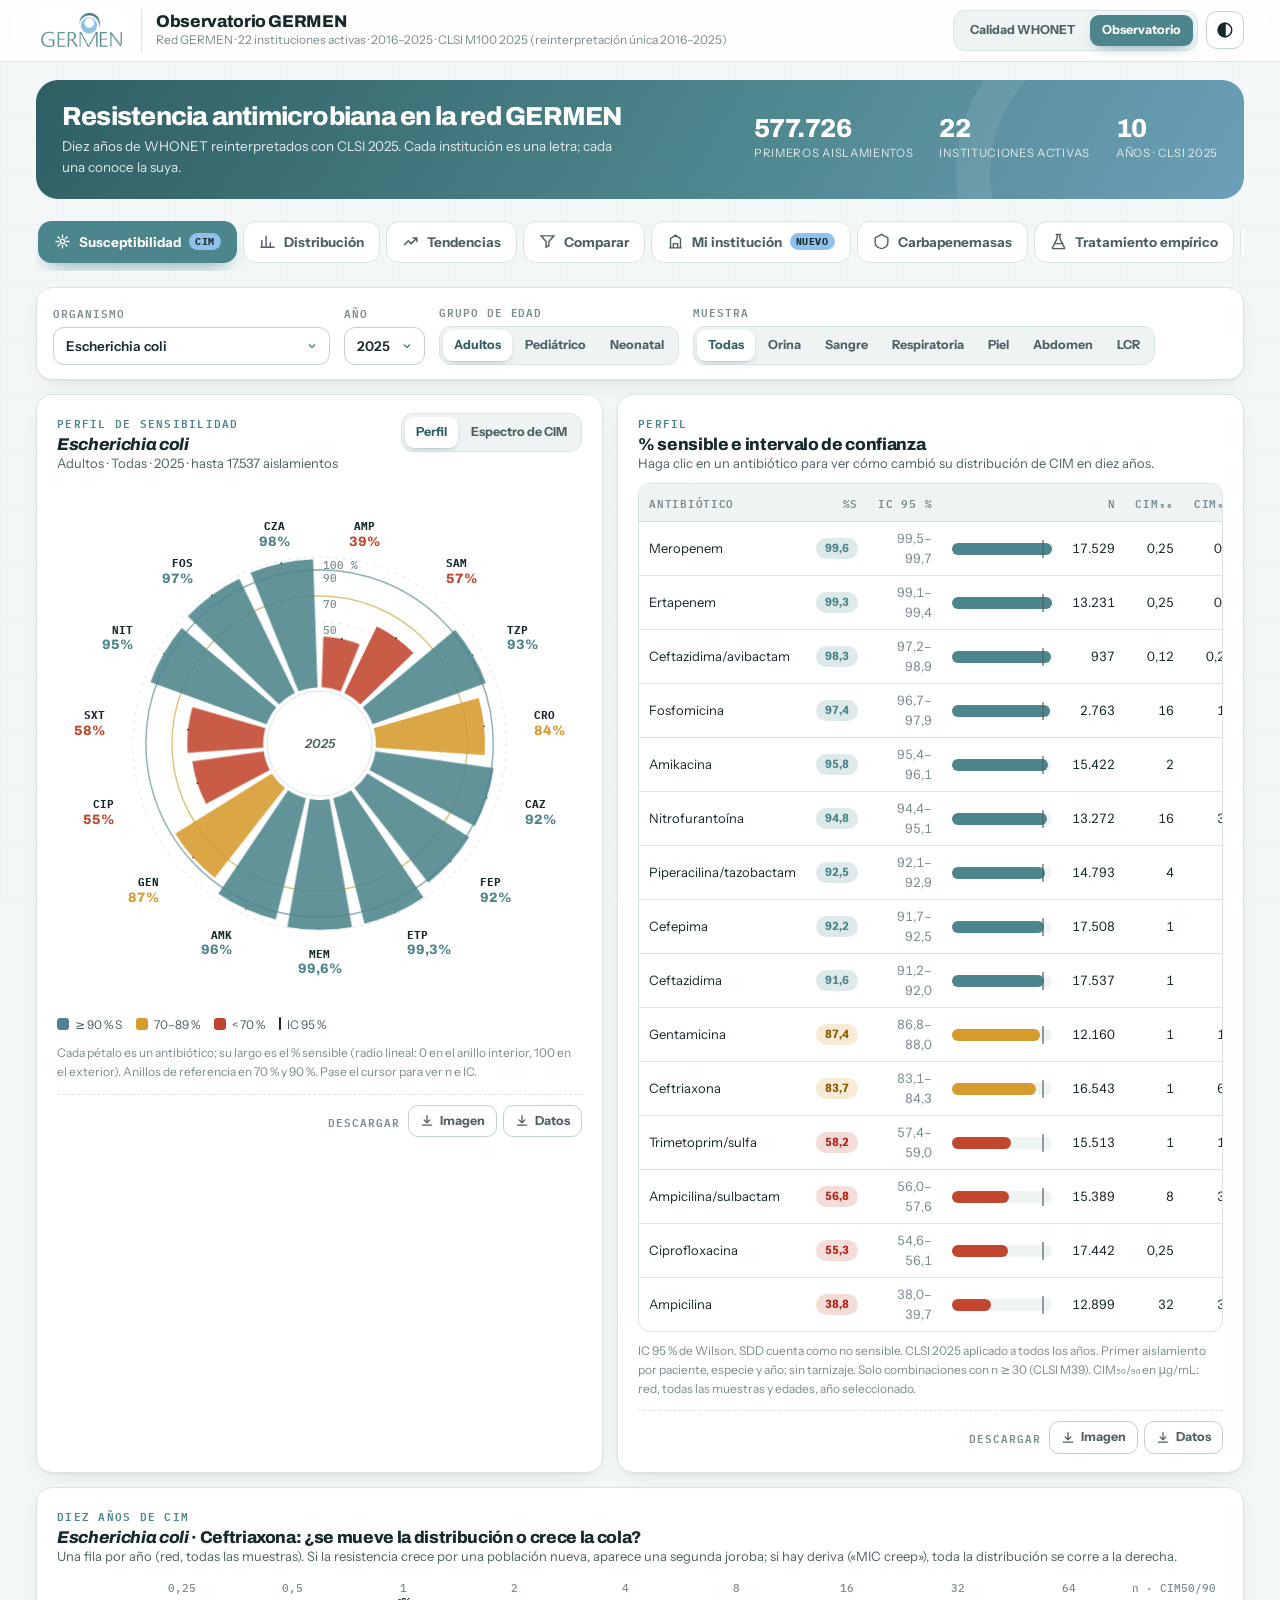
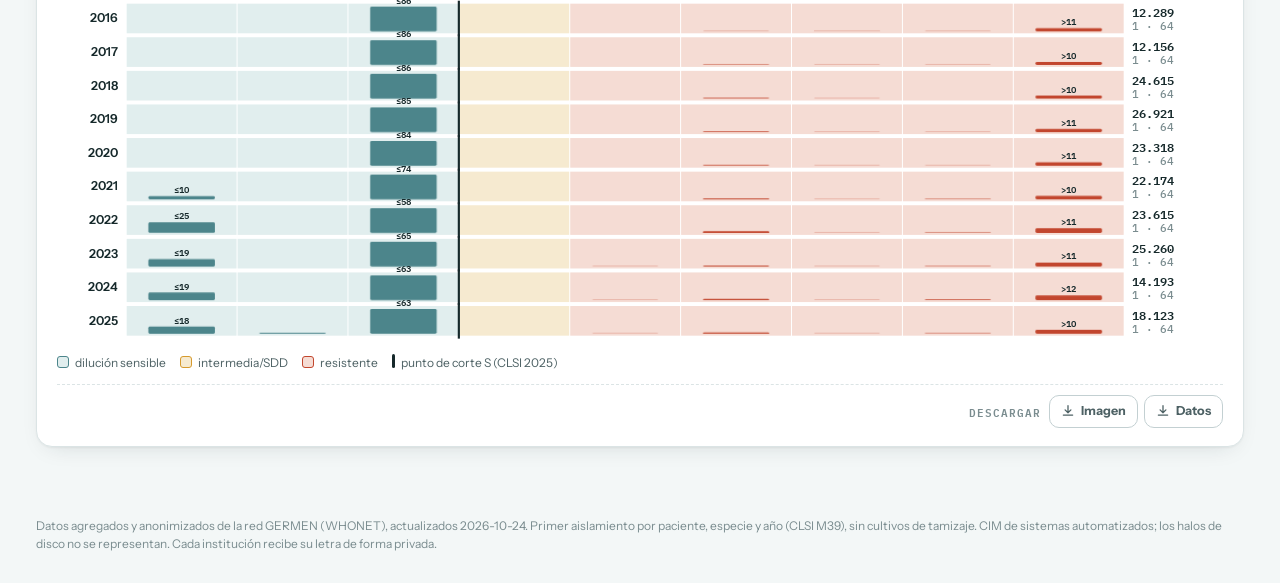
<file: tablero/index.html>
<!DOCTYPE html>
<html lang="es">
<head>
<meta charset="UTF-8">
<meta name="viewport" content="width=device-width, initial-scale=1, viewport-fit=cover">
<title>Observatorio GERMEN</title>
<meta name="description" content="Observatorio GERMEN de resistencia antimicrobiana, red GERMEN 2016–2025: perfil de sensibilidad, espectro de CIM, tendencias, carbapenemasas, tratamiento empírico, calidad del dato vista por institución y descarga de gráficos y tablas. Instituciones anonimizadas.">
<meta name="theme-color" content="#4c858b">
<link rel="icon" type="image/png" href="../icons/favicon-64.png">
<link rel="manifest" href="../manifest.webmanifest">
<link rel="preconnect" href="https://fonts.googleapis.com">
<link rel="stylesheet" href="https://fonts.googleapis.com/css2?family=Archivo:wght@600;800&family=Instrument+Sans:ital,wght@0,400;0,500;0,600;0,700;1,400&family=IBM+Plex+Mono:wght@500;600&display=swap">
<style>
/* === PALETA (logo GERMEN: petroleo #4C858B y azul #8FC1EB) ==================== */
:root{--germen:#4c858b;--germen-osc:#2f5f64;--germen-cla:#e6f0f1;--azul:#8fc1eb;--azul-cla:#edf5fc;--fondo:#f3f7f7;--sup:#fff;--sup2:#eef3f4;
--borde:#dbe4e5;--borde2:#c3d0d2;--tx:#16292b;--tx2:#4d6164;--tx3:#7a8c8f;--ok:#1f7a4d;--wn:#8a5a00;--er:#b3261e;
--s-hi:#4c858b;--s-md:#d69a2d;--s-lo:#c2462e;--cS:#e1eeee;--cI:#f6ead0;--cR:#f5dcd4;--ink:#16292b;
--sombra:0 1px 2px rgba(22,41,43,.05),0 8px 24px -12px rgba(22,41,43,.18);--radio:16px;
--f-disp:'Archivo',system-ui,sans-serif;--f-body:'Instrument Sans',system-ui,-apple-system,'Segoe UI',sans-serif;--f-mono:'IBM Plex Mono',ui-monospace,Consolas,monospace;
--ease:cubic-bezier(.16,1,.3,1);color-scheme:light}
@media (prefers-color-scheme:dark){:root:not([data-theme="light"]){--germen:#6fb0b6;--germen-osc:#a6d6db;--germen-cla:#1d3436;--azul:#8fc1eb;--azul-cla:#1a2a38;
--fondo:#0f1718;--sup:#172224;--sup2:#1e2b2d;--borde:#2b3b3e;--borde2:#3a4d50;--tx:#e8f0f1;--tx2:#a9bbbe;--tx3:#7f9396;--ok:#6fd19c;--wn:#f2c46b;--er:#f19a93;
--s-hi:#6fb0b6;--s-md:#e7b452;--s-lo:#ec8a7a;--cS:#1f3a3c;--cI:#3d3420;--cR:#41282a;--ink:#e8f0f1;--sombra:0 1px 2px rgba(0,0,0,.3),0 8px 24px -12px rgba(0,0,0,.6);color-scheme:dark}}
:root[data-theme="dark"]{--germen:#6fb0b6;--germen-osc:#a6d6db;--germen-cla:#1d3436;--azul:#8fc1eb;--azul-cla:#1a2a38;--fondo:#0f1718;--sup:#172224;--sup2:#1e2b2d;
--borde:#2b3b3e;--borde2:#3a4d50;--tx:#e8f0f1;--tx2:#a9bbbe;--tx3:#7f9396;--ok:#6fd19c;--wn:#f2c46b;--er:#f19a93;--s-hi:#6fb0b6;--s-md:#e7b452;--s-lo:#ec8a7a;
--cS:#1f3a3c;--cI:#3d3420;--cR:#41282a;--ink:#e8f0f1;--sombra:0 1px 2px rgba(0,0,0,.3),0 8px 24px -12px rgba(0,0,0,.6);color-scheme:dark}
*{box-sizing:border-box;margin:0;padding:0}
body{font:14.5px/1.5 var(--f-body);color:var(--tx);background:var(--fondo);min-height:100vh}
body::before{content:'';position:fixed;inset:0;pointer-events:none;z-index:-1;background-image:linear-gradient(var(--germen) 1px,transparent 1px),linear-gradient(90deg,var(--germen) 1px,transparent 1px);background-size:56px 56px;opacity:.035}
button,input,select{font:inherit;color:inherit}button{cursor:pointer}
:focus-visible{outline:2px solid var(--germen);outline-offset:2px;border-radius:8px}
a{color:var(--germen-osc)}
/* === CABECERA ================================================================ */
.barra{background:color-mix(in srgb,var(--sup) 88%,transparent);backdrop-filter:blur(10px);border-bottom:1px solid var(--borde);position:sticky;top:0;z-index:20}
.barra-in{max-width:1240px;margin:0 auto;padding:10px 16px;display:flex;align-items:center;gap:14px}
.logo{height:40px;width:auto;display:block;background:#fff;border-radius:8px;padding:3px 5px}
.marca-sep{width:1px;align-self:stretch;background:var(--borde)}
.titulo h1{font:800 17px var(--f-disp);letter-spacing:-.02em}.titulo p{font-size:12px;color:var(--tx3)}
.barra-der{margin-left:auto;display:flex;align-items:center;gap:8px}
.suite{display:flex;gap:3px;padding:4px;border-radius:12px;background:var(--sup2);border:1px solid var(--borde)}
.suite a{padding:6px 12px;border-radius:9px;font-size:12.5px;font-weight:700;color:var(--tx2);text-decoration:none;white-space:nowrap;transition:all .2s}
.suite a:hover{color:var(--germen-osc)}
.suite a.act{background:var(--germen);color:#fff;box-shadow:0 6px 14px -8px var(--germen)}
.ico-btn{width:38px;height:38px;border-radius:11px;border:1px solid var(--borde2);background:var(--sup);display:grid;place-items:center;transition:all .2s}
.ico-btn:hover{border-color:var(--germen);color:var(--germen-osc);transform:rotate(-12deg)}
/* === HERO ===================================================================== */
.hero{max-width:1240px;margin:18px auto 0;padding:0 16px}
.hero-in{border-radius:22px;padding:22px 26px;background:linear-gradient(120deg,#2f5f64 0%,#4c858b 55%,#6c9fb8 100%);color:#fff;display:flex;gap:24px;align-items:center;flex-wrap:wrap;position:relative;overflow:hidden}
.hero-in::after{content:'';position:absolute;right:-60px;top:-80px;width:280px;height:280px;border-radius:50%;border:34px solid rgba(255,255,255,.08)}
.hero h2{font:800 26px/1.1 var(--f-disp);letter-spacing:-.03em}.hero p{opacity:.85;font-size:13.5px;max-width:560px;margin-top:6px}
.hero-k{display:flex;gap:26px;margin-left:auto;flex-wrap:wrap;position:relative;z-index:1}
.hero-k div b{display:block;font:800 26px var(--f-disp);letter-spacing:-.02em}.hero-k div span{font-size:11.5px;opacity:.8;text-transform:uppercase;letter-spacing:.06em}
main{max-width:1240px;margin:0 auto;padding:14px 16px 56px}
/* === PESTANAS ================================================================= */
.tabs{display:flex;gap:6px;margin:4px 0 16px;overflow-x:auto;scrollbar-width:none;padding:4px 2px 8px}
.tabs::-webkit-scrollbar{display:none}
.tab{display:inline-flex;align-items:center;gap:8px;padding:10px 15px;border:1px solid var(--borde);background:var(--sup);color:var(--tx2);font-weight:700;font-size:13.5px;border-radius:13px;white-space:nowrap;transition:all .25s var(--ease)}
.tab svg{width:17px;height:17px;flex:none}
.tab:hover{border-color:var(--germen);color:var(--germen-osc);transform:translateY(-1px)}
.tab.act{background:var(--germen);border-color:var(--germen);color:#fff;box-shadow:0 10px 22px -12px var(--germen)}
.tab .nuevo{font:700 9.5px var(--f-mono);letter-spacing:.06em;text-transform:uppercase;padding:2px 6px;border-radius:999px;background:var(--azul);color:#16292b}
.pan{display:none}.pan.act{display:block;animation:entra .45s var(--ease)}
@keyframes entra{from{opacity:0;transform:translateY(8px)}to{opacity:1;transform:none}}
/* === FILTROS ================================================================== */
.frow{display:flex;align-items:flex-end;gap:14px;flex-wrap:wrap;padding:14px 16px;background:var(--sup);border:1px solid var(--borde);border-radius:var(--radio);margin-bottom:14px;box-shadow:var(--sombra)}
.f{display:flex;flex-direction:column;gap:5px}
.f>label{font:600 10.5px var(--f-mono);color:var(--tx3);text-transform:uppercase;letter-spacing:.09em}
.sel{appearance:none;font-size:13.5px;font-weight:600;padding:8px 34px 8px 12px;border:1px solid var(--borde2);border-radius:11px;background:var(--sup) url("data:image/svg+xml,%3Csvg xmlns='http://www.w3.org/2000/svg' width='12' height='12' viewBox='0 0 24 24' fill='none' stroke='%234c858b' stroke-width='3'%3E%3Cpath d='m6 9 6 6 6-6'/%3E%3C/svg%3E") no-repeat right 11px center;max-width:100%;transition:border-color .2s}
.sel:hover{border-color:var(--germen)}
.seg{display:inline-flex;padding:3px;border-radius:12px;background:var(--sup2);border:1px solid var(--borde);gap:2px;flex-wrap:wrap}
.seg button{border:0;background:none;padding:6px 11px;border-radius:9px;font-size:12.5px;font-weight:700;color:var(--tx2);transition:all .2s var(--ease)}
.seg button:hover{color:var(--germen-osc)}
.seg button.on{background:var(--sup);color:var(--germen-osc);box-shadow:0 1px 2px rgba(0,0,0,.08),0 4px 10px -6px rgba(47,95,100,.5)}
/* === TARJETAS ================================================================ */
.tarjeta{background:var(--sup);border:1px solid var(--borde);border-radius:var(--radio);padding:18px 20px;box-shadow:var(--sombra);margin-bottom:14px;min-width:0;transition:box-shadow .3s}
.tarjeta:hover{box-shadow:0 1px 2px rgba(22,41,43,.05),0 14px 34px -16px rgba(22,41,43,.28)}
.tarjeta h2{font:800 17px var(--f-disp);letter-spacing:-.02em}.tarjeta h3{font-size:14px;font-weight:700;margin:12px 0 6px}
.thead{display:flex;justify-content:space-between;align-items:flex-start;gap:10px;flex-wrap:wrap}
.kick{font:600 10.5px var(--f-mono);color:var(--germen);text-transform:uppercase;letter-spacing:.12em;margin-bottom:3px}
.sub{color:var(--tx2);font-size:13px}.nota{font-size:12px;color:var(--tx3);margin-top:10px;line-height:1.55}
.g2{display:grid;grid-template-columns:minmax(0,1fr) minmax(0,1fr);gap:14px}.g37{display:grid;grid-template-columns:minmax(0,.95fr) minmax(0,1.05fr);gap:14px}
.g3{display:grid;grid-template-columns:repeat(3,minmax(0,1fr));gap:14px}
.g2>*,.g37>*,.g3>*{min-width:0}
@media (max-width:900px){.g2,.g37,.g3{grid-template-columns:minmax(0,1fr)}}
.stats{display:grid;grid-template-columns:repeat(4,minmax(0,1fr));gap:12px;margin-bottom:14px}
@media (max-width:640px){.stats{grid-template-columns:repeat(2,minmax(0,1fr))}.titulo p,.marca-sep{display:none}.suite a{padding:6px 8px}.barra-in{flex-wrap:wrap}.hero-k{margin-left:0}}
.stat{background:var(--sup);border:1px solid var(--borde);border-radius:14px;padding:14px;position:relative;overflow:hidden}
.stat::before{content:'';position:absolute;left:0;top:0;bottom:0;width:4px;background:var(--germen)}
.stat-n{font:800 28px/1.05 var(--f-disp);letter-spacing:-.03em;font-variant-numeric:tabular-nums;color:var(--germen-osc)}.stat-l{font-size:12px;color:var(--tx2);margin-top:5px}
/* === TABLAS =================================================================== */
.tw{overflow-x:auto;border:1px solid var(--borde);border-radius:12px}
table{border-collapse:collapse;width:100%;font-size:13px}
th{font:600 10.5px var(--f-mono);text-transform:uppercase;letter-spacing:.07em;color:var(--tx3);padding:9px 10px;border-bottom:1px solid var(--borde);background:var(--sup2);text-align:right;white-space:nowrap}
td{padding:7px 10px;text-align:right;border-bottom:1px solid var(--borde);font-variant-numeric:tabular-nums}
th:first-child,td:first-child{text-align:left}tr:last-child td{border-bottom:none}
tbody tr{transition:background .15s}tbody tr:hover{background:var(--sup2)}
tr.sel-row{background:var(--germen-cla)!important}
td i{color:var(--tx2)}.mu{color:var(--tx3)}
.barra-s{position:relative;height:12px;border-radius:7px;background:var(--sup2);min-width:100px}
.barra-s span{position:absolute;left:0;top:0;bottom:0;border-radius:7px;transition:width .8s var(--ease)}
.barra-s em{position:absolute;top:-3px;bottom:-3px;width:2px;background:var(--tx2);opacity:.6}
.chip{display:inline-block;padding:2px 9px;border-radius:999px;font-size:11.5px;font-weight:700}
.c-hi{background:color-mix(in srgb,var(--s-hi) 18%,transparent);color:var(--s-hi)}.c-md{background:color-mix(in srgb,var(--s-md) 20%,transparent);color:var(--wn)}.c-lo{background:color-mix(in srgb,var(--s-lo) 18%,transparent);color:var(--er)}
.leg{display:flex;gap:14px;flex-wrap:wrap;font-size:12px;color:var(--tx2);margin-top:10px}.leg i{display:inline-block;width:12px;height:12px;border-radius:3px;margin-right:6px;vertical-align:-1px}
canvas{max-width:100%}
.aviso{border-radius:14px;padding:12px 16px;font-size:13px;background:var(--azul-cla);border:1px solid color-mix(in srgb,var(--azul) 55%,transparent);color:var(--tx2);margin-bottom:14px}
.vacio{padding:36px;text-align:center;color:var(--tx3)}
footer{max-width:1240px;margin:0 auto;padding:0 16px 30px;font-size:12px;color:var(--tx3)}
/* === GRAFICOS SVG PROPIOS (rosa, espectro, franjas) ============================ */
.viz svg{width:100%;height:auto;display:block}
.rosa-ab{font:700 11.5px var(--f-mono);fill:var(--tx)}.rosa-p{font:800 14px var(--f-disp)}.rosa-c{font:600 13px var(--f-body);fill:var(--tx2);font-style:italic}
.ax{font:500 11px var(--f-mono);fill:var(--tx3)}.bl{font:600 12.5px var(--f-body);fill:var(--tx)}.cel{font:600 9.5px var(--f-mono);fill:var(--tx)}
.petal{transform:scale(0);animation:crece .9s var(--ease) forwards;animation-delay:var(--d)}
@keyframes crece{to{transform:scale(1)}}
.col{transform:scaleY(0);transform-box:fill-box;transform-origin:bottom;animation:sube .7s var(--ease) forwards;animation-delay:var(--d)}
@keyframes sube{to{transform:none}}
.petal:hover,.col:hover{filter:brightness(1.12)}
.vista{display:flex;gap:8px;align-items:center}
.strip-row{display:grid;grid-template-columns:minmax(150px,230px) 1fr 70px;gap:10px;align-items:center;padding:6px 0;border-bottom:1px dashed var(--borde)}
.strip-row:last-child{border-bottom:0}
.strip-row .lab{font-size:12.5px;font-weight:600}
.strip-row .val{font:700 13px var(--f-mono);text-align:right}
.yo-badge{display:inline-flex;align-items:center;gap:8px;font:800 30px var(--f-disp);color:var(--germen-osc)}
.yo-badge span{display:grid;place-items:center;width:48px;height:48px;border-radius:14px;background:var(--germen);color:#fff;font-size:26px}
/* === DESCARGAS (descargas.js) ================================================ */
.dl-bar{display:flex;align-items:center;justify-content:flex-end;gap:6px;margin-top:12px;padding-top:10px;border-top:1px dashed var(--borde);flex-wrap:wrap}
.dl-lab{font:600 10.5px var(--f-mono);color:var(--tx3);text-transform:uppercase;letter-spacing:.1em;margin-right:2px}
.dl-msg{font-size:12px;color:var(--er);margin-right:auto}
.dl-bar button{display:inline-flex;align-items:center;gap:6px;border:1px solid var(--borde2);background:var(--sup);color:var(--tx2);font-size:12.5px;font-weight:700;padding:6px 11px;border-radius:10px;transition:all .2s var(--ease)}
.dl-bar button:hover{border-color:var(--germen);color:var(--germen-osc);background:var(--germen-cla);transform:translateY(-1px)}
.dl-bar button:disabled{opacity:.6;cursor:progress;transform:none}
.dl-ctx{font:600 11px var(--f-mono);color:var(--tx3);letter-spacing:.04em;margin-bottom:8px;padding-bottom:6px;border-bottom:1px solid var(--borde)}
.dl-pie{display:flex;align-items:center;gap:10px;margin-top:14px;padding-top:10px;border-top:1px solid var(--borde);font-size:11px;color:var(--tx3);line-height:1.4}
.dl-pie img{height:26px;width:auto;background:#fff;border-radius:5px;padding:2px 4px}
.tarjeta.dl-captura{transition:none}.tarjeta.dl-captura .petal,.tarjeta.dl-captura .col{animation:none;transform:none}
@media (prefers-reduced-motion:reduce){.petal,.col{animation:none;transform:none}.pan.act{animation:none}}
</style>
</head>
<body>
<header class="barra">
  <div class="barra-in">
    <img class="logo" src="../icons/logo_germen.png" alt="GERMEN" height="40">
    <span class="marca-sep" aria-hidden="true"></span>
    <div class="titulo"><h1>Observatorio GERMEN</h1><p id="hdrSub">Red GERMEN · resistencia antimicrobiana 2016–2025</p></div>
    <div class="barra-der">
      <nav class="suite" aria-label="Herramientas GERMEN">
        <a href="../" title="Verificar y preparar el archivo WHONET antes del envío">Calidad WHONET</a>
        <a class="act" href="./" aria-current="page">Observatorio</a>
      </nav>
      <button class="ico-btn" id="btnTema" type="button" title="Cambiar tema claro/oscuro" aria-label="Cambiar tema"><svg width="18" height="18" viewBox="0 0 24 24" fill="none" stroke="currentColor" stroke-width="2"><circle cx="12" cy="12" r="9"/><path d="M12 3a9 9 0 0 0 0 18z" fill="currentColor"/></svg></button>
    </div>
  </div>
</header>
<section class="hero"><div class="hero-in">
  <div><h2>Resistencia antimicrobiana en la red GERMEN</h2><p>Diez años de WHONET reinterpretados con CLSI 2025. Cada institución es una letra; cada una conoce la suya.</p></div>
  <div class="hero-k" id="heroK"></div>
</div></section>
<main>
  <div class="tabs" role="tablist">
    <button class="tab act" data-p="s"><svg viewBox="0 0 24 24" fill="none" stroke="currentColor" stroke-width="2"><circle cx="12" cy="12" r="3"/><path d="M12 2v5M12 17v5M2 12h5M17 12h5M5 5l3.5 3.5M15.5 15.5 19 19M5 19l3.5-3.5M15.5 8.5 19 5"/></svg>Susceptibilidad<span class="nuevo">CIM</span></button>
    <button class="tab" data-p="d"><svg viewBox="0 0 24 24" fill="none" stroke="currentColor" stroke-width="2"><path d="M4 20V10M10 20V4M16 20v-7M22 20H2"/></svg>Distribución</button>
    <button class="tab" data-p="t"><svg viewBox="0 0 24 24" fill="none" stroke="currentColor" stroke-width="2"><path d="m3 17 6-6 4 4 8-8M15 7h6v6"/></svg>Tendencias</button>
    <button class="tab" data-p="c"><svg viewBox="0 0 24 24" fill="none" stroke="currentColor" stroke-width="2"><path d="M3 4h18l-7 8v6l-4 2v-8z"/></svg>Comparar</button>
    <button class="tab" data-p="i"><svg viewBox="0 0 24 24" fill="none" stroke="currentColor" stroke-width="2"><path d="M3 21h18M5 21V8l7-5 7 5v13M9 21v-6h6v6"/></svg>Mi institución<span class="nuevo">nuevo</span></button>
    <button class="tab" data-p="k"><svg viewBox="0 0 24 24" fill="none" stroke="currentColor" stroke-width="2"><path d="M12 2 3 7v6c0 5 4 8 9 9 5-1 9-4 9-9V7z"/></svg>Carbapenemasas</button>
    <button class="tab" data-p="w"><svg viewBox="0 0 24 24" fill="none" stroke="currentColor" stroke-width="2"><path d="M10 2v6L4 20a1 1 0 0 0 1 2h14a1 1 0 0 0 1-2L14 8V2M8 2h8M7 15h10"/></svg>Tratamiento empírico</button>
    <button class="tab" data-p="q"><svg viewBox="0 0 24 24" fill="none" stroke="currentColor" stroke-width="2"><path d="M9 11l3 3L22 4M21 12v7a2 2 0 0 1-2 2H5a2 2 0 0 1-2-2V5a2 2 0 0 1 2-2h11"/></svg>Calidad del dato</button>
  </div>

  <!-- SUSCEPTIBILIDAD -->
  <section id="pan-s" class="pan act">
    <div class="frow">
      <div class="f"><label>Organismo</label><select class="sel" id="sOrg"></select></div>
      <div class="f"><label>Año</label><select class="sel" id="sAnio"></select></div>
      <div class="f"><label>Grupo de edad</label><div class="seg" id="sGrupo" data-v="adulto"><button data-v="adulto" class="on">Adultos</button><button data-v="pediatrico">Pediátrico</button><button data-v="neonatal">Neonatal</button></div></div>
      <div class="f"><label>Muestra</label><div class="seg" id="sMu" data-v="todas"><button data-v="todas" class="on">Todas</button><button data-v="uro">Orina</button><button data-v="hemo">Sangre</button><button data-v="resp">Respiratoria</button><button data-v="piel">Piel</button><button data-v="abd">Abdomen</button><button data-v="lcr">LCR</button></div></div>
    </div>
    <div class="g37">
      <div class="tarjeta"><div class="thead"><div><div class="kick">Perfil de sensibilidad</div><h2 id="sTit"></h2><p class="sub" id="sSub"></p></div>
        <div class="seg" id="sVista" data-v="rosa"><button data-v="rosa" class="on">Perfil</button><button data-v="cim">Espectro de CIM</button></div></div>
        <div class="viz" id="sViz" style="margin-top:8px"></div><div id="sLeg"></div><p class="nota" id="sNota"></p></div>
      <div class="tarjeta"><div class="kick">Perfil</div><h2>% sensible e intervalo de confianza</h2><p class="sub">Haga clic en un antibiótico para ver cómo cambió su distribución de CIM en diez años.</p>
        <div class="tw" style="margin-top:10px"><table><thead><tr><th>Antibiótico</th><th>%S</th><th>IC 95 %</th><th></th><th>n</th><th>CIM₅₀</th><th>CIM₉₀</th></tr></thead><tbody id="sTb"></tbody></table></div>
        <p class="nota">IC 95 % de Wilson. SDD cuenta como no sensible. CLSI 2025 aplicado a todos los años. Primer aislamiento por paciente, especie y año; sin tamizaje. Solo combinaciones con n ≥ 30 (CLSI M39). CIM₅₀/₉₀ en µg/mL: red, todas las muestras y edades, año seleccionado.</p></div>
    </div>
    <div class="tarjeta" id="sDeriva"></div>
  </section>

  <!-- DISTRIBUCION -->
  <section id="pan-d" class="pan">
    <div class="frow"><div class="f"><label>Año</label><select class="sel" id="dAnio"></select></div>
      <div class="f"><label>Grupo de edad</label><div class="seg" id="dGrupo" data-v="adulto"><button data-v="adulto" class="on">Adultos</button><button data-v="pediatrico">Pediátrico</button><button data-v="neonatal">Neonatal</button></div></div>
      <div class="f"><label>Muestra</label><div class="seg" id="dMu" data-v="todas"><button data-v="todas" class="on">Todas</button><button data-v="uro">Orina</button><button data-v="hemo">Sangre</button><button data-v="resp">Respiratoria</button><button data-v="piel">Piel</button><button data-v="abd">Abdomen</button><button data-v="lcr">LCR</button></div></div></div>
    <div class="g2"><div class="tarjeta"><div class="kick">Microorganismos</div><h2 id="dTit"></h2><p class="sub" id="dSub"></p><div style="position:relative;height:440px"><canvas id="dCh"></canvas></div>
      <div class="leg"><span><i style="background:#c2462e"></i>Gram negativo</span><span><i style="background:#4c858b"></i>Gram positivo</span><span><i style="background:#8fc1eb"></i>Hongos/otros</span></div></div>
      <div class="tarjeta"><div class="kick">Tabla</div><h2>Los más frecuentes</h2><div class="tw" style="margin-top:10px"><table><thead><tr><th>Microorganismo</th><th>n</th><th>%</th></tr></thead><tbody id="dTb"></tbody></table></div></div></div>
  </section>

  <!-- TENDENCIAS -->
  <section id="pan-t" class="pan">
    <div class="frow"><div class="f"><label>Organismo</label><select class="sel" id="tOrg"></select></div>
      <div class="f"><label>Grupo</label><div class="seg" id="tGrupo" data-v="adulto"><button data-v="adulto" class="on">Adultos</button><button data-v="pediatrico">Pediátrico</button></div></div>
      <div class="f"><label>Antibióticos</label><div style="display:flex;gap:6px;flex-wrap:wrap"><select class="sel" id="tA1"></select><select class="sel" id="tA2"></select><select class="sel" id="tA3"></select></div></div>
      <div class="f"><label>Instituciones</label><div class="seg" id="tCoh" data-v="red"><button data-v="red" class="on">Toda la red</button><button data-v="est">Cohorte estable</button></div></div></div>
    <div class="tarjeta"><div class="kick">2016–2025</div><h2>Sensibilidad año a año</h2><p class="sub" id="tSub"></p><div style="position:relative;height:380px"><canvas id="tCh"></canvas></div>
      <p class="nota">Bandas: IC 95 % de Wilson. La red cambió de composición (instituciones que entran y salen). La «cohorte estable» incluye solo las instituciones con datos los diez años y es la mejor lectura de la tendencia.</p></div>
    <div class="tarjeta"><div class="kick">Modelo dentro de institución</div><h2>Indicadores prioritarios de resistencia</h2><p class="sub">OR anual (GLMM logístico con intercepto aleatorio por institución). OR &gt;1 = la resistencia aumenta cada año.</p>
      <div class="tw" style="margin-top:10px"><table><thead><tr><th>Indicador</th><th>2016–18</th><th>2023–25</th><th>2025</th><th>OR anual (IC 95 %)</th><th>OR cohorte estable</th><th>MOR</th></tr></thead><tbody id="tInd"></tbody></table></div>
      <p class="nota">MOR (odds ratio mediana) 2023–2025: cuánto cambia la probabilidad de resistencia al pasar de una institución a otra con el mismo perfil. MOR 1 = sin diferencias; MOR 2 = la odds se duplica.</p></div>
  </section>

  <!-- COMPARAR (EMBUDO) -->
  <section id="pan-c" class="pan">
    <div class="frow"><div class="f"><label>Indicador</label><select class="sel" id="cInd"></select></div><div class="f"><label>Resaltar</label><select class="sel" id="cYo"><option value="">— ninguna —</option></select></div></div>
    <div class="g37"><div class="tarjeta"><div class="kick">2023–2025</div><h2>Gráfico de embudo</h2><p class="sub" id="cSub"></p><div style="position:relative;height:440px"><canvas id="cCh"></canvas></div>
      <p class="nota">Cada punto es una institución (anónima). Curvas: límites de control binomiales del 95 % (punteado) y 99,8 % (continuo) alrededor del valor de la red. Un punto fuera del 99,8 % es una señal para revisar. No es un ranking.</p></div>
      <div class="tarjeta"><div class="kick">Tabla</div><h2>Instituciones</h2><div class="tw" style="margin-top:10px"><table><thead><tr><th>Institución</th><th>n</th><th>%R</th><th>Señal</th></tr></thead><tbody id="cTb"></tbody></table></div></div></div>
  </section>

  <!-- MI INSTITUCION -->
  <section id="pan-i" class="pan">
    <div class="frow"><div class="f"><label>Mi institución</label><select class="sel" id="iInst"><option value="">— seleccionar —</option></select></div>
      <div class="f"><label>Organismo</label><select class="sel" id="iOrg"></select></div>
      <div class="f"><label>Periodo</label><div class="seg" id="iPer" data-v="2025"><button data-v="2025" class="on">2025</button><button data-v="2023-2024">2023–2024</button></div></div></div>
    <div id="iBox"><div class="tarjeta vacio">Seleccione su institución (cada institución conoce su letra) para ver sus gráficos frente al resto de la red.</div></div>
  </section>

  <!-- CARBAPENEMASAS -->
  <section id="pan-k" class="pan">
    <div class="stats" id="kStats"></div>
    <div class="g2"><div class="tarjeta"><div class="kick">2016–2025</div><h2>Casos por año y tipo</h2><p class="sub">Un caso = paciente-especie-año. Incluye tamizaje.</p><div style="position:relative;height:340px"><canvas id="kCh1"></canvas></div></div>
      <div class="tarjeta"><div class="kick">Tasa</div><h2>Casos clínicos por 1.000 BGN</h2><p class="sub">Carbapenemasas confirmadas en muestras clínicas por cada 1.000 primeros aislamientos de bacilos gramnegativos.</p><div style="position:relative;height:340px"><canvas id="kCh2"></canvas></div></div></div>
    <div class="g2"><div class="tarjeta"><div class="kick">2025</div><h2>Especie y tipo</h2><div class="tw" id="kEsp" style="margin-top:10px"></div></div>
      <div class="tarjeta"><div class="kick">2023–2025</div><h2>¿Qué queda activo?</h2><p class="sub">% sensible en Enterobacterales productores (muestras clínicas), por tipo de enzima.</p><div class="tw" id="kRes" style="margin-top:10px"></div></div></div>
  </section>

  <!-- WISCA -->
  <section id="pan-w" class="pan">
    <div class="aviso"><b>Antibiograma ponderado por síndrome (WISCA).</b> El antibiograma clásico responde «¿qué % de <i>E. coli</i> es sensible?». Al elegir un tratamiento empírico la pregunta es otra: «si inicio este esquema en este síndrome, ¿qué probabilidad hay de cubrir el germen, cualquiera que sea?». WISCA combina la frecuencia de cada patógeno en el síndrome con su sensibilidad (modelo bayesiano, 2.000 simulaciones). Datos 2023–2025, instituciones activas.</div>
    <div class="frow"><div class="f"><label>Síndrome</label><div class="seg" id="wSin"></div></div></div>
    <div class="g37"><div class="tarjeta"><div class="kick">Cobertura empírica</div><h2 id="wTit"></h2><p class="sub" id="wSub"></p><div style="position:relative;height:420px"><canvas id="wCh"></canvas></div></div>
      <div class="tarjeta"><div class="kick">Composición</div><h2>Qué pondera la cobertura</h2><p class="sub">Patógenos más frecuentes en el síndrome.</p><div class="tw" id="wComp" style="margin-top:10px"></div>
        <p class="nota">Para resistencia intrínseca se asume R aunque no se haya probado; en <i>S. aureus</i> los betalactámicos siguen a la meticilina; en <i>E. faecalis</i> piperacilina/tazobactam y carbapenémicos siguen a la ampicilina. Bacteriemias: sin estafilococos coagulasa negativa ni otros contaminantes habituales. No sustituye el juicio clínico ni la guía institucional.</p></div></div>
  </section>

  <!-- CALIDAD -->
  <section id="pan-q" class="pan">
    <div class="aviso">Indicadores de completitud y consistencia de los archivos WHONET 2025 por institución (anónima). Para corregir los problemas <b>antes</b> de enviar el archivo, use <a href="../">GERMEN · Calidad WHONET</a>: verifica el archivo en el navegador sin subirlo a ningún servidor.</div>
    <div class="tarjeta"><div class="tw"><table><thead><tr><th>Inst.</th><th>Registros</th><th>Con antibiograma</th><th>Interpretables</th><th>Sin servicio</th><th>Sin edad</th><th>Muestra «otras»</th><th>Contaminantes en hemocultivos</th><th>CRE con prueba de carbapenemasa</th></tr></thead><tbody id="qTb"></tbody></table></div>
      <p class="nota">Semáforo: verde = mejor que la mediana de la red; ámbar = peor que la mediana; rojo = fuera del rango aceptable (sin servicio o sin edad &gt;10 %, contaminantes &gt;30 % de hemocultivos positivos, interpretables &lt;80 %, CRE con prueba &lt;50 %).</p></div>
  </section>
</main>
<footer id="pie"></footer>
<script src="vendor/chart.umd.js"></script>
<script src="datos_germen.js"></script>
<script src="datos_extra.js"></script>
<script src="tablero.js"></script>
<script src="vendor/html-to-image.js"></script>
<script src="descargas.js"></script>
</body>
</html>
</file>
<file: css/app.css>
/* GERMEN · Calidad WHONET — estilos. Paleta tomada del logo: petróleo #4C858B y azul #8FC1EB. */
:root {
  --germen: #4c858b; --germen-osc: #2f5f64; --germen-cla: #e6f0f1; --azul: #8fc1eb; --azul-cla: #edf5fc;
  --fondo: #f5f8f8; --sup: #ffffff; --sup2: #f0f4f5; --borde: #dbe4e5; --borde2: #c3d0d2;
  --tx: #16292b; --tx2: #4d6164; --tx3: #7a8c8f;
  --ok: #1f7a4d; --ok-bg: #e6f4ec; --ok-bd: #a6d8bb;
  --wn: #8a5a00; --wn-bg: #fdf3e1; --wn-bd: #efd08c; --wn-ic: #c47f00;
  --er: #b3261e; --er-bg: #fcebea; --er-bd: #efb4b0;
  --rv: #4a3a8a; --rv-bg: #f1eefb; --rv-bd: #cbc1ef;
  --sombra: 0 1px 2px rgba(22, 41, 43, .06), 0 4px 16px rgba(22, 41, 43, .05);
  --radio: 12px;
  color-scheme: light;
}
@media (prefers-color-scheme: dark) {
  :root:not([data-theme="light"]) {
    --germen: #6fb0b6; --germen-osc: #9fd0d5; --germen-cla: #1d3436; --azul: #8fc1eb; --azul-cla: #1a2a38;
    --fondo: #111a1b; --sup: #182325; --sup2: #1e2b2d; --borde: #2b3b3e; --borde2: #3a4d50;
    --tx: #e8f0f1; --tx2: #a9bbbe; --tx3: #7f9396;
    --ok: #6fd19c; --ok-bg: #16301f; --ok-bd: #2d6a47; --wn: #f2c46b; --wn-bg: #33280f; --wn-bd: #6d5317; --wn-ic: #f2c46b;
    --er: #f19a93; --er-bg: #3a1716; --er-bd: #7a2f2a; --rv: #b9acf2; --rv-bg: #252040; --rv-bd: #4a4180;
    --sombra: 0 1px 2px rgba(0, 0, 0, .3); color-scheme: dark;
  }
}
* { box-sizing: border-box; margin: 0; padding: 0; }
html { -webkit-text-size-adjust: 100%; }
body { font: 14px/1.5 system-ui, -apple-system, "Segoe UI", Roboto, sans-serif; color: var(--tx); background: var(--fondo); min-height: 100vh; }
button, input, select { font: inherit; color: inherit; }
button { cursor: pointer; }
:focus-visible { outline: 2px solid var(--germen); outline-offset: 2px; border-radius: 6px; }

/* Cabecera */
.barra { background: var(--sup); border-bottom: 1px solid var(--borde); position: sticky; top: 0; z-index: 10; }
.barra-in { max-width: 1040px; margin: 0 auto; padding: 10px 16px; display: flex; align-items: center; gap: 14px; }
.logo { height: 38px; width: auto; display: block; }
.dark-logo { display: none; }
@media (prefers-color-scheme: dark) { .logo { filter: brightness(1.35) saturate(.9); } }
.marca-sep { width: 1px; align-self: stretch; background: var(--borde); }
.titulo h1 { font-size: 16px; font-weight: 700; letter-spacing: -.01em; }
.titulo p { font-size: 12px; color: var(--tx3); }
.barra-der { margin-left: auto; display: flex; align-items: center; gap: 8px; }
.pildora { display: inline-flex; align-items: center; gap: 6px; font-size: 11px; font-weight: 600; padding: 4px 10px; border-radius: 999px; background: var(--germen-cla); color: var(--germen-osc); white-space: nowrap; }
.pildora .punto { width: 7px; height: 7px; border-radius: 50%; background: var(--ok); }
.pildora.off .punto { background: var(--tx3); }
.btn { display: inline-flex; align-items: center; justify-content: center; gap: 6px; padding: 8px 14px; border-radius: 9px; border: 1px solid var(--borde2); background: var(--sup); font-weight: 600; font-size: 13px; color: var(--tx); transition: background .15s, border-color .15s; }
.btn:hover { background: var(--sup2); }
.btn.prim { background: var(--germen); border-color: var(--germen); color: #fff; }
.btn.prim:hover { background: var(--germen-osc); border-color: var(--germen-osc); }
@media (prefers-color-scheme: dark) { .btn.prim { color: #0d1d1f; } }
.btn.peq { padding: 5px 10px; font-size: 12px; }
.btn:disabled { opacity: .5; cursor: not-allowed; }

/* Selector entre herramientas GERMEN (Calidad WHONET / Tablero de la red) */
.suite { display: flex; gap: 4px; padding: 3px; border-radius: 10px; background: var(--sup2); border: 1px solid var(--borde); }
.suite a { padding: 5px 10px; border-radius: 7px; font-size: 12.5px; font-weight: 600; color: var(--tx2); text-decoration: none; white-space: nowrap; }
.suite a.act { background: var(--sup); color: var(--germen-osc); box-shadow: var(--sombra); }
@media (max-width: 640px) { .barra-in { flex-wrap: wrap; } .suite a { padding: 5px 7px; } }

/* Pasos */
.pasos { max-width: 1040px; margin: 0 auto; padding: 14px 16px 0; display: flex; gap: 8px; flex-wrap: wrap; }
.paso { display: flex; align-items: center; gap: 10px; padding: 9px 14px; border-radius: 10px; border: 1px solid var(--borde); background: var(--sup); color: var(--tx2); font-weight: 600; font-size: 13px; }
.paso .num { width: 24px; height: 24px; border-radius: 50%; display: grid; place-items: center; font-size: 12px; background: var(--sup2); color: var(--tx2); border: 1px solid var(--borde2); }
.paso.act { border-color: var(--germen); color: var(--germen-osc); background: var(--germen-cla); }
.paso.act .num { background: var(--germen); color: #fff; border-color: var(--germen); }
.paso.hecho .num { background: var(--azul); border-color: var(--azul); color: #0d2a3f; }
.paso.sec { margin-left: auto; }
.paso.sec + .paso.sec { margin-left: 0; }

main { max-width: 1040px; margin: 0 auto; padding: 16px 16px 48px; }
.tarjeta { background: var(--sup); border: 1px solid var(--borde); border-radius: var(--radio); padding: 18px 20px; box-shadow: var(--sombra); margin-bottom: 14px; }
.tarjeta h2 { font-size: 16px; font-weight: 700; margin-bottom: 4px; }
.tarjeta h3 { font-size: 14px; font-weight: 700; margin: 14px 0 6px; }
.sub { color: var(--tx2); font-size: 13px; }
.nota { font-size: 12px; color: var(--tx3); }
.nota.aviso { color: var(--wn); }

/* Zona de carga */
.drop { border: 2px dashed var(--borde2); border-radius: 16px; padding: 42px 20px; text-align: center; background: var(--sup); transition: .15s; cursor: pointer; }
.drop:hover, .drop.drag { border-color: var(--germen); background: var(--germen-cla); }
.drop .ico { width: 56px; height: 56px; margin: 0 auto 12px; }
.drop h2 { font-size: 17px; margin-bottom: 4px; }
.drop p { color: var(--tx2); font-size: 13px; }
.fmts { display: flex; gap: 6px; justify-content: center; flex-wrap: wrap; margin-top: 14px; }
.fmt { font-size: 11px; font-weight: 700; padding: 3px 9px; border-radius: 6px; background: var(--sup2); border: 1px solid var(--borde); color: var(--tx2); }
.garantia { display: flex; gap: 10px; align-items: flex-start; margin-top: 14px; padding: 12px 14px; border-radius: 10px; background: var(--azul-cla); border: 1px solid color-mix(in srgb, var(--azul) 55%, transparent); font-size: 12.5px; color: var(--tx2); }
.garantia svg { flex-shrink: 0; margin-top: 1px; color: var(--germen); }
input[type=file] { display: none; }

/* Barra de archivo */
.fbar { display: flex; align-items: center; gap: 12px; flex-wrap: wrap; }
.fbar .nm { font-weight: 700; word-break: break-all; }
.fbar .mt { font-size: 12px; color: var(--tx3); }
.fbar .acc { margin-left: auto; display: flex; gap: 8px; flex-wrap: wrap; }

/* Indicadores */
.stats { display: grid; grid-template-columns: repeat(5, 1fr); gap: 10px; margin-bottom: 14px; }
.stat { background: var(--sup); border: 1px solid var(--borde); border-radius: 11px; padding: 12px 10px; text-align: center; }
.stat-n { font-size: 26px; font-weight: 800; line-height: 1.05; font-variant-numeric: tabular-nums; }
.stat-l { font-size: 11px; color: var(--tx2); margin-top: 3px; }
.s-ok .stat-n { color: var(--ok); } .s-wn .stat-n { color: var(--wn-ic); } .s-er .stat-n { color: var(--er); } .s-en .stat-n { color: var(--germen); } .s-rv .stat-n { color: var(--rv); }
@media (max-width: 640px) { .stats { grid-template-columns: repeat(3, 1fr); } .paso.sec { margin-left: 0; } .titulo p, .marca-sep, .pildora { display: none; } .barra-in { gap: 10px; } .logo { height: 32px; } .titulo h1 { font-size: 15px; white-space: nowrap; } }

.concl { border-radius: 11px; padding: 12px 16px; display: flex; gap: 10px; align-items: flex-start; margin-bottom: 14px; font-size: 13px; }
.concl.ok { background: var(--ok-bg); border: 1px solid var(--ok-bd); color: var(--ok); }
.concl.wn { background: var(--wn-bg); border: 1px solid var(--wn-bd); color: var(--wn); }
.concl.er { background: var(--er-bg); border: 1px solid var(--er-bd); color: var(--er); }
.concl .ic { font-weight: 800; font-size: 16px; line-height: 1.3; }

.tabs { display: flex; gap: 2px; border-bottom: 2px solid var(--borde); margin-bottom: 12px; overflow-x: auto; }
.tab { padding: 8px 12px; border: none; background: none; color: var(--tx2); font-weight: 600; font-size: 13px; border-bottom: 2.5px solid transparent; margin-bottom: -2px; white-space: nowrap; display: flex; gap: 6px; align-items: center; }
.tab.act { color: var(--germen-osc); border-bottom-color: var(--germen); }
.cnt { font-size: 11px; font-weight: 700; padding: 0 7px; border-radius: 999px; }
.cnt.er { background: var(--er-bg); color: var(--er); } .cnt.en { background: var(--germen-cla); color: var(--germen-osc); } .cnt.rv { background: var(--rv-bg); color: var(--rv); }

.grp { font-size: 11px; font-weight: 700; text-transform: uppercase; letter-spacing: .07em; color: var(--tx3); margin: 16px 0 6px; display: flex; align-items: center; gap: 8px; }
.grp::after { content: ''; flex: 1; height: 1px; background: var(--borde); }
.fd { display: flex; gap: 10px; padding: 10px 12px; border-radius: 10px; margin-bottom: 5px; background: var(--sup); border: 1px solid var(--borde); align-items: flex-start; }
.fd.ok { border-left: 3px solid var(--ok); } .fd.warn { border-left: 3px solid var(--wn-ic); } .fd.error { border-left: 3px solid var(--er); } .fd.rv { border-left: 3px solid var(--rv); }
.fd-ic { width: 22px; height: 22px; border-radius: 50%; display: grid; place-items: center; flex-shrink: 0; font-size: 12px; font-weight: 800; }
.fd.ok .fd-ic { background: var(--ok-bg); color: var(--ok); } .fd.warn .fd-ic { background: var(--wn-bg); color: var(--wn-ic); } .fd.error .fd-ic { background: var(--er-bg); color: var(--er); } .fd.rv .fd-ic { background: var(--rv-bg); color: var(--rv); }
.fd-bd { flex: 1; min-width: 0; } .fd-t { font-weight: 600; font-size: 13px; } .fd-d { font-size: 12.5px; color: var(--tx2); margin-top: 2px; }
.fd-ids { font: 11px/1.4 ui-monospace, Consolas, monospace; color: var(--tx3); margin-top: 5px; background: var(--sup2); padding: 3px 7px; border-radius: 5px; display: inline-block; word-break: break-all; }
.etq { flex-shrink: 0; padding: 2px 9px; border-radius: 6px; font-size: 11px; font-weight: 700; }
.etq.ok { background: var(--ok-bg); color: var(--ok); } .etq.warn { background: var(--wn-bg); color: var(--wn); } .etq.error { background: var(--er-bg); color: var(--er); } .etq.rv { background: var(--rv-bg); color: var(--rv); }
.vacio { text-align: center; padding: 32px; color: var(--tx3); }

.tw { overflow-x: auto; border: 1px solid var(--borde); border-radius: 10px; }
table { width: 100%; border-collapse: collapse; background: var(--sup); font-size: 12.5px; }
th { text-align: left; padding: 8px 10px; font-size: 11px; font-weight: 700; color: var(--tx2); background: var(--sup2); border-bottom: 1px solid var(--borde); white-space: nowrap; }
td { padding: 8px 10px; border-bottom: 1px solid var(--borde); vertical-align: top; }
tr:last-child td { border-bottom: none; }
.mono { font: 11.5px ui-monospace, Consolas, monospace; background: var(--sup2); padding: 1px 6px; border-radius: 4px; white-space: nowrap; }
.dst { display: inline-block; padding: 2px 8px; border-radius: 6px; font-size: 11px; font-weight: 700; white-space: nowrap; }
.dst.urg { background: var(--er-bg); color: var(--er); } .dst.ins { background: var(--wn-bg); color: var(--wn); } .dst.ldsp { background: var(--germen-cla); color: var(--germen-osc); }

/* Seudonimización */
.clave { display: flex; align-items: center; gap: 14px; flex-wrap: wrap; }
.huella { font: 700 15px ui-monospace, Consolas, monospace; letter-spacing: .08em; color: var(--germen-osc); background: var(--germen-cla); padding: 4px 10px; border-radius: 8px; }
.campo { display: flex; flex-direction: column; gap: 4px; font-size: 12px; font-weight: 600; color: var(--tx2); }
.campo input, .campo select { padding: 8px 10px; border: 1px solid var(--borde2); border-radius: 8px; background: var(--sup); font-weight: 400; font-size: 13px; }
.fila { display: flex; gap: 10px; flex-wrap: wrap; align-items: flex-end; }
.chips { display: inline-flex; border: 1px solid var(--borde2); border-radius: 8px; overflow: hidden; flex-wrap: wrap; }
.chips button { border: none; background: var(--sup); padding: 5px 10px; font-size: 12px; font-weight: 600; color: var(--tx2); border-right: 1px solid var(--borde); }
.chips button:last-child { border-right: none; }
.chips button.on { background: var(--germen); color: #fff; }
@media (prefers-color-scheme: dark) { .chips button.on { color: #0d1d1f; } }
.progreso { height: 8px; border-radius: 999px; background: var(--sup2); overflow: hidden; margin: 10px 0; }
.progreso div { height: 100%; background: linear-gradient(90deg, var(--germen), var(--azul)); width: 0; transition: width .2s; }
.lista-ok { display: grid; gap: 6px; margin: 10px 0; }
.lista-ok div { display: flex; gap: 8px; align-items: flex-start; font-size: 13px; }
.lista-ok b { color: var(--germen-osc); }
.alerta { padding: 10px 14px; border-radius: 10px; font-size: 13px; margin: 10px 0; }
.alerta.er { background: var(--er-bg); border: 1px solid var(--er-bd); color: var(--er); }
.alerta.wn { background: var(--wn-bg); border: 1px solid var(--wn-bd); color: var(--wn); }
.alerta.ok { background: var(--ok-bg); border: 1px solid var(--ok-bd); color: var(--ok); }
.alerta.in { background: var(--azul-cla); border: 1px solid color-mix(in srgb, var(--azul) 55%, transparent); color: var(--tx2); }
.ayuda p { margin: 6px 0; color: var(--tx2); font-size: 13px; }
.ayuda h3 { color: var(--tx); }
.pie { text-align: center; font-size: 11.5px; color: var(--tx3); margin-top: 24px; }
.oculto { display: none !important; }

/* Impresión del informe de calidad */
@media print {
  .barra, .pasos, .acc, .tabs, .no-print, .drop, .pie { display: none !important; }
  body { background: #fff; } main { padding: 0; } .tarjeta, .stat, .fd { box-shadow: none; break-inside: avoid; }
  .solo-print { display: block !important; }
}
.solo-print { display: none; }
</file>
